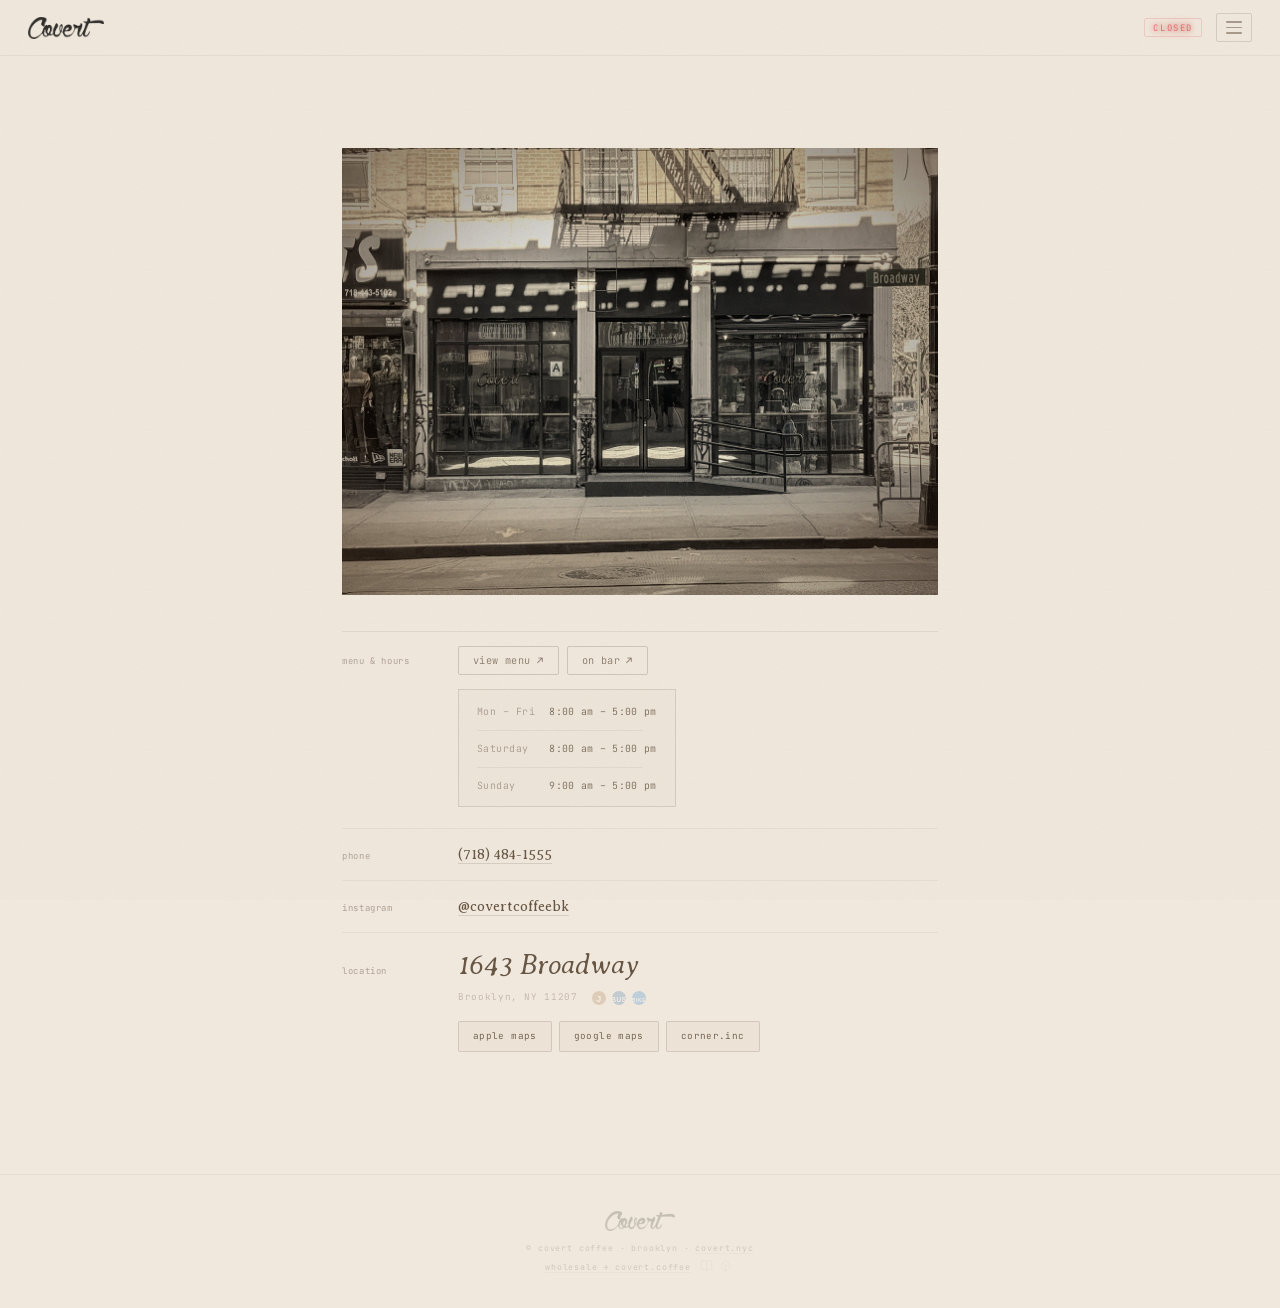
<file: index.html>
<!DOCTYPE html>
<html lang="en">
<head>
  <meta charset="UTF-8">
  <meta name="viewport" content="width=device-width, initial-scale=1.0, viewport-fit=cover">
  <title>Covert</title>
  <meta name="description" content="Covert Coffee is a specialty coffee shop at 1643 Broadway in Bushwick, Brooklyn. Fresh sandwiches, bagels, breakfast tacos, and craft coffee. Open daily.">
  <meta name="keywords" content="coffee shop, bushwick, brooklyn, bed-stuy, specialty coffee, covert coffee, 1643 broadway, breakfast, sandwiches, bagels">
  <meta name="author" content="Covert Coffee">
  <meta name="robots" content="index, follow, max-image-preview:large, max-snippet:-1, max-video-preview:-1">
  <link rel="canonical" href="https://www.covert.nyc/">

  <!-- Open Graph -->
  <meta property="og:type" content="restaurant">
  <meta property="og:title" content="Covert Coffee — Bushwick Brooklyn">
  <meta property="og:description" content="Specialty coffee shop at 1643 Broadway in Bushwick, Brooklyn. Fresh sandwiches, bagels, breakfast tacos, and craft coffee. Open daily.">
  <meta property="og:url" content="https://www.covert.nyc/">
  <meta property="og:site_name" content="Covert Coffee">
  <meta property="og:locale" content="en_US">
  <meta property="og:image" content="https://www.covert.nyc/photos/homepage%20gallery/1.webp">
  <meta property="og:image:width" content="1200">
  <meta property="og:image:alt" content="Covert Coffee storefront at 1643 Broadway, Bushwick Brooklyn">

  <!-- Twitter Card -->
  <meta name="twitter:card" content="summary_large_image">
  <meta name="twitter:title" content="Covert Coffee — Bushwick Brooklyn">
  <meta name="twitter:description" content="Specialty coffee shop at 1643 Broadway in Bushwick, Brooklyn. Open daily.">
  <meta name="twitter:image" content="https://www.covert.nyc/photos/homepage%20gallery/1.webp">

  <!-- Geo / Local SEO -->
  <meta name="geo.region" content="US-NY">
  <meta name="geo.placename" content="Bushwick, Brooklyn">
  <meta name="geo.position" content="40.6896;-73.9197">
  <meta name="ICBM" content="40.6896, -73.9197">

  <!-- Structured Data: LocalBusiness + CoffeeShop -->
  <script type="application/ld+json">
  {
    "@context": "https://schema.org",
    "@type": "CafeOrCoffeeShop",
    "name": "Covert Coffee",
    "url": "https://www.covert.nyc",
    "telephone": "+1-718-484-1555",
    "image": "https://www.covert.nyc/photos/homepage%20gallery/1.webp",
    "logo": "https://www.covert.nyc/logo.png",
    "description": "Specialty coffee shop in Bushwick, Brooklyn serving craft coffee, sandwiches, bagels, and breakfast tacos.",
    "address": {
      "@type": "PostalAddress",
      "streetAddress": "1643 Broadway",
      "addressLocality": "Brooklyn",
      "addressRegion": "NY",
      "postalCode": "11207",
      "addressCountry": "US"
    },
    "geo": {
      "@type": "GeoCoordinates",
      "latitude": 40.6896,
      "longitude": -73.9197
    },
    "openingHoursSpecification": [
      { "@type": "OpeningHoursSpecification", "dayOfWeek": ["Monday","Tuesday","Wednesday","Thursday","Friday","Saturday"], "opens": "08:00", "closes": "17:00" },
      { "@type": "OpeningHoursSpecification", "dayOfWeek": "Sunday", "opens": "09:00", "closes": "17:00" }
    ],
    "priceRange": "$",
    "servesCuisine": ["Coffee", "Sandwiches", "Bagels", "Breakfast"],
    "sameAs": [
      "https://www.instagram.com/covertcoffeebk/"
    ],
    "hasMenu": "https://www.covert.nyc/menu.html",
    "areaServed": [
      { "@type": "City", "name": "Brooklyn" },
      { "@type": "Place", "name": "Bushwick" },
      { "@type": "Place", "name": "Bed-Stuy" }
    ]
  }
  </script>

  <!-- Favicon -->
  <link rel="icon" href="data:image/svg+xml,<svg xmlns='http://www.w3.org/2000/svg' viewBox='0 0 24 24' fill='none' stroke='%23594A3C' stroke-width='1.5' stroke-linecap='round' stroke-linejoin='round'><path d='M17 8h1a4 4 0 0 1 0 8h-1'/><path d='M3 8h14v9a4 4 0 0 1-4 4H7a4 4 0 0 1-4-4V8z'/><line x1='6' y1='2' x2='6' y2='4'/><line x1='10' y1='2' x2='10' y2='4'/><line x1='14' y1='2' x2='14' y2='4'/></svg>">

  <!-- Security -->
  <meta http-equiv="X-Content-Type-Options" content="nosniff">
  <meta http-equiv="X-Frame-Options" content="SAMEORIGIN">
  <meta name="referrer" content="strict-origin-when-cross-origin">

  <link rel="preconnect" href="https://fonts.googleapis.com">
  <link rel="preconnect" href="https://fonts.gstatic.com" crossorigin>
  <link href="https://fonts.googleapis.com/css2?family=IM+Fell+French+Canon:ital@0;1&family=Averia+Serif+Libre:ital,wght@0,300;0,400;1,300&family=JetBrains+Mono:wght@300;400&display=swap" rel="stylesheet">
  <style>
    :root {
      --cream:    #F2E4BB;
      --tan:      #D9C2A7;
      --blush:    #EDD9BC;
      --linen:    #F0E8DC;
      --espresso: #5C4A38;
      --bark:     #7A5C3E;
      --ink:      #2B1F15;
      --mono:     "JetBrains Mono", monospace;
    }

    *, *::before, *::after { box-sizing: border-box; margin: 0; padding: 0; }

    html {
      background: var(--linen);
      color: var(--ink);
      font-family: "IM Fell French Canon", Georgia, serif;
      -webkit-font-smoothing: antialiased;
      overflow-x: hidden;
      scroll-behavior: smooth;
    }

    /* ── GRAIN ── */
    body::after {
      content: '';
      position: fixed; inset: 0;
      pointer-events: none;
      z-index: 9999;
      opacity: 0.055;
      background-image: url("data:image/svg+xml,%3Csvg viewBox='0 0 200 200' xmlns='http://www.w3.org/2000/svg'%3E%3Cfilter id='n'%3E%3CfeTurbulence type='fractalNoise' baseFrequency='0.85' numOctaves='4' stitchTiles='stitch'/%3E%3C/filter%3E%3Crect width='100%25' height='100%25' filter='url(%23n)'/%3E%3C/svg%3E");
      background-size: 160px;
    }
    nav {
      position: relative;
      top: 0; left: 0; right: 0;
      z-index: 800;
      display: flex;
      align-items: center;
      justify-content: space-between;
      padding: 0 28px;
      height: 56px;
      background: var(--linen);
      border-bottom: 1px solid rgba(92,74,56,0.08);
      gap: 16px;
    }

    .nav-logo img {
      height: 22px;
      width: auto;
      display: block;
      opacity: 0.82;
      flex-shrink: 0;
    }

    .nav-right {
      display: flex;
      align-items: center;
      gap: 14px;
    }

    /* hamburger button */
    .hamburger {
      background: none;
      border: 1px solid rgba(92,74,56,0.18);
      border-radius: 2px;
      padding: 7px 9px;
      cursor: pointer;
      display: flex;
      flex-direction: column;
      gap: 4px;
      -webkit-tap-highlight-color: transparent;
      transition: border-color 0.2s;
    }
    .hamburger:hover { border-color: rgba(92,74,56,0.4); }
    .hamburger span {
      display: block;
      width: 16px;
      height: 1.5px;
      background: var(--espresso);
      opacity: 0.5;
      border-radius: 1px;
    }

    /* slide-out menu drawer */
    .nav-drawer {
      display: none;
      position: fixed;
      inset: 0;
      z-index: 9500;
      background: rgba(43,31,21,0.88);
      backdrop-filter: blur(8px);
      -webkit-backdrop-filter: blur(8px);
    }
    .nav-drawer.open { display: flex; animation: fadeIn 0.2s ease both; }
    .nav-drawer-inner {
      margin-left: auto;
      width: 280px;
      max-width: 85vw;
      height: 100%;
      background: var(--linen);
      padding: 28px 24px;
      overflow-y: auto;
      display: flex;
      flex-direction: column;
      gap: 0;
      animation: slideIn 0.25s ease both;
    }
    @keyframes slideIn {
      from { transform: translateX(100%); }
      to   { transform: translateX(0); }
    }
    .drawer-close {
      align-self: flex-end;
      background: none;
      border: 1px solid rgba(92,74,56,0.18);
      border-radius: 2px;
      font-family: var(--mono);
      font-size: 0.62rem;
      color: var(--espresso);
      opacity: 0.5;
      cursor: pointer;
      padding: 6px 10px;
      margin-bottom: 28px;
      -webkit-tap-highlight-color: transparent;
      transition: opacity 0.15s;
    }
    .drawer-close:hover { opacity: 0.9; }
    .drawer-section-label {
      font-family: var(--mono);
      font-size: 0.48rem;
      letter-spacing: 0.14em;
      color: var(--espresso);
      opacity: 0.28;
      text-transform: uppercase;
      margin: 20px 0 10px;
    }
    .drawer-section-label:first-of-type { margin-top: 0; }
    .drawer-link {
      display: block;
      font-family: "IM Fell French Canon", serif;
      font-size: 1.1rem;
      color: var(--espresso);
      text-decoration: none;
      padding: 10px 0;
      border-bottom: 1px solid rgba(92,74,56,0.07);
      transition: opacity 0.15s;
      opacity: 0.78;
    }
    .drawer-link:hover { opacity: 1; }
    .drawer-link:last-child { border-bottom: none; }

    /* wholesale dropdown in drawer */
    .drawer-dropdown { border-bottom: 1px solid rgba(92,74,56,0.07); }
    .drawer-dropdown-toggle {
      display: flex;
      align-items: center;
      justify-content: space-between;
      width: 100%;
      background: none;
      border: none;
      font-family: "IM Fell French Canon", serif;
      font-size: 1.1rem;
      color: var(--espresso);
      text-align: left;
      padding: 10px 0;
      cursor: pointer;
      opacity: 0.78;
      transition: opacity 0.15s;
    }
    .drawer-dropdown-toggle:hover { opacity: 1; }
    .drawer-dropdown-toggle .dd-arrow {
      font-size: 0.7rem;
      opacity: 0.4;
      transition: transform 0.25s ease;
    }
    .drawer-dropdown.open .dd-arrow { transform: rotate(90deg); }
    .drawer-dropdown-content {
      max-height: 0;
      overflow: hidden;
      transition: max-height 0.3s ease, padding 0.3s ease;
      padding: 0 0 0 4px;
    }
    .drawer-dropdown.open .drawer-dropdown-content {
      max-height: 120px;
      padding: 0 0 12px 4px;
    }
    .drawer-dropdown-content .dd-line {
      font-family: "Averia Serif Libre", serif;
      font-weight: 300;
      font-size: 0.88rem;
      color: var(--espresso);
      opacity: 0.55;
      line-height: 1.6;
    }
    .drawer-dropdown-content .dd-line a {
      color: var(--espresso);
      text-decoration: none;
      border-bottom: 1px dotted rgba(92,74,56,0.25);
    }
    .drawer-dropdown-content .dd-line a:hover { opacity: 1; }

    .drawer-book {
      font-family: "Averia Serif Libre", serif;
      font-weight: 300;
      font-size: 0.85rem;
      color: var(--espresso);
      opacity: 0.6;
      line-height: 1.55;
      padding: 6px 0;
      border-bottom: 1px dotted rgba(92,74,56,0.08);
    }
    .drawer-book-title { font-style: italic; }
    .drawer-book-author {
      font-family: var(--mono);
      font-size: 0.5rem;
      letter-spacing: 0.04em;
      opacity: 0.5;
      display: block;
      margin-top: 2px;
    }
    .section-divider {
      height: 1px;
      background: linear-gradient(to right, transparent, rgba(92,74,56,0.14), transparent);
      margin: 0 32px;
    }
    .section {
      max-width: 660px;
      margin: 0 auto;
      padding: 72px 32px;
    }

    .kicker {
      font-family: var(--mono);
      font-size: 0.58rem;
      font-weight: 300;
      letter-spacing: 0.1em;
      color: var(--espresso);
      opacity: 0.32;
      margin-bottom: 20px;
      display: flex;
      align-items: center;
      gap: 7px;
    }
    .kicker::before { content: '//'; opacity: 0.5; }

    h2 {
      font-size: clamp(1.5rem, 4vw, 2rem);
      font-style: italic;
      font-weight: 400;
      color: var(--espresso);
      line-height: 1.2;
      margin-bottom: 24px;
    }

    .body-text {
      font-family: "Averia Serif Libre", serif;
      font-weight: 300;
      font-size: 1rem;
      line-height: 1.92;
      color: var(--ink);
      opacity: 0.72;
    }
    .body-text + .body-text { margin-top: 1em; }
    .address-display {
      margin-bottom: 20px;
    }
    .address-big {
      font-size: clamp(1.25rem, 3.6vw, 1.75rem);
      font-style: italic;
      color: var(--espresso);
      line-height: 1.3;
    }
    .address-note {
      font-family: var(--mono);
      font-size: 0.58rem;
      letter-spacing: 0.07em;
      color: var(--espresso);
      opacity: 0.35;
      margin-top: 7px;
    }

    /* transit icon row (easter egg) — inline with address */
    .transit-icons {
      display: inline-flex;
      gap: 6px;
      align-items: center;
      margin-left: 8px;
      vertical-align: middle;
    }
    .transit-icon {
      cursor: default;
      opacity: 0.65;
      -webkit-tap-highlight-color: transparent;
      user-select: none;
      display: inline-flex;
      align-items: center;
    }
    .transit-icon img, .transit-icon svg { display: block; height: 14px; width: auto; }

    /* transit lightbox */
    .transit-lightbox {
      display: none;
      position: fixed;
      inset: 0;
      z-index: 9600;
      background: rgba(43,31,21,0.92);
      -webkit-backdrop-filter: blur(8px);
      backdrop-filter: blur(8px);
      overflow-y: auto;
      -webkit-overflow-scrolling: touch;
    }
    .transit-lightbox.open { display: block; }
    .transit-lightbox-inner {
      max-width: 660px;
      margin: 0 auto;
      padding: 40px 20px 80px;
    }
    .transit-lightbox .transit-box {
      background: var(--linen);
      border-color: rgba(92,74,56,0.2);
    }
    .transit-lightbox-close {
      display: block;
      margin: 0 0 20px auto;
      background: none;
      border: 1px solid rgba(242,228,187,0.18);
      color: var(--cream);
      font-family: var(--mono);
      font-size: 0.58rem;
      letter-spacing: 0.1em;
      padding: 8px 16px;
      border-radius: 2px;
      cursor: pointer;
    }

    .map-links {
      display: flex;
      flex-wrap: wrap;
      gap: 7px;
      margin-top: 16px;
      margin-bottom: 36px;
    }
    .map-link {
      font-family: var(--mono);
      font-size: 0.58rem;
      font-weight: 300;
      letter-spacing: 0.04em;
      color: var(--espresso);
      text-decoration: none;
      border: 1px solid rgba(92,74,56,0.2);
      background: rgba(92,74,56,0.03);
      padding: 10px 14px;
      border-radius: 2px;
      transition: background 0.15s, border-color 0.15s;
      -webkit-tap-highlight-color: transparent;
      display: inline-flex;
      align-items: center;
      justify-content: center;
      line-height: 1;
    }
    .map-link:hover { background: rgba(92,74,56,0.08); border-color: rgba(92,74,56,0.38); }

    /* info table */
    .info-table {
      border-top: 1px solid rgba(92,74,56,0.1);
      width: 100%;
    }
    .info-row {
      display: grid;
      grid-template-columns: 100px 1fr;
      gap: 16px;
      padding: 14px 0;
      border-bottom: 1px solid rgba(92,74,56,0.07);
      align-items: baseline;
    }
    .info-row:last-child { border-bottom: none; }
    .info-key {
      font-family: var(--mono);
      font-size: 0.56rem;
      letter-spacing: 0.07em;
      color: var(--espresso);
      opacity: 0.44;
      padding-top: 1px;
    }
    .info-val {
      font-family: "Averia Serif Libre", serif;
      font-weight: 300;
      font-size: 0.9rem;
      color: var(--espresso);
      opacity: 0.92;
      line-height: 1.6;
    }
    .info-val a:not(.map-link) {
      color: inherit;
      border-bottom: 1px solid rgba(92,74,56,0.18);
      text-decoration: none;
      padding-bottom: 1px;
      transition: border-color 0.2s;
    }
    .info-val a:hover { border-color: var(--espresso); }

    /* menu inside info table */
    .menu-section { margin-top: 10px; }
    .menu-section + .menu-section { margin-top: 14px; }
    .menu-category {
      font-family: var(--mono);
      font-size: 0.54rem;
      letter-spacing: 0.1em;
      color: var(--espresso);
      opacity: 0.48;
      margin-bottom: 5px;
    }
    .menu-item {
      display: flex;
      justify-content: space-between;
      align-items: baseline;
      gap: 8px;
      padding: 3px 0;
    }
    .menu-name {
      font-family: "Averia Serif Libre", serif;
      font-weight: 300;
      font-size: 0.88rem;
      color: var(--espresso);
      opacity: 0.92;
      line-height: 1.4;
      flex: 1;
    }
    .menu-price {
      font-family: var(--mono);
      font-size: 0.62rem;
      color: var(--espresso);
      opacity: 0.5;
      flex-shrink: 0;
    }
    .menu-desc {
      font-family: "Averia Serif Libre", serif;
      font-weight: 300;
      font-size: 0.78rem;
      color: var(--espresso);
      opacity: 0.55;
      line-height: 1.5;
      margin-bottom: 4px;
    }
    .menu-sub {
      font-family: var(--mono);
      font-size: 0.5rem;
      letter-spacing: 0.04em;
      color: var(--espresso);
      opacity: 0.38;
      margin-top: 3px;
      line-height: 1.6;
    }

    /* bagel types */
    .menu-bagel-types {
      display: flex;
      flex-wrap: wrap;
      gap: 6px;
      margin: 8px 0 12px;
    }
    .bagel-type {
      font-family: var(--mono);
      font-size: 0.6rem;
      letter-spacing: 0.04em;
      color: var(--espresso);
      border: 1px solid rgba(92,74,56,0.22);
      padding: 5px 10px;
      border-radius: 2px;
      opacity: 0.7;
    }
    .bagel-type.seasonal {
      border-color: rgba(168,120,50,0.4);
      background: rgba(168,120,50,0.06);
    }
    .seasonal-tag {
      font-size: 0.42rem;
      letter-spacing: 0.1em;
      text-transform: uppercase;
      opacity: 0.5;
      margin-left: 4px;
    }

    /* menu item image glyph */
    .menu-img-btn {
      background: none;
      border: none;
      cursor: pointer;
      font-size: 0.72rem;
      opacity: 0.25;
      padding: 0 4px;
      -webkit-tap-highlight-color: transparent;
      transition: opacity 0.15s;
      flex-shrink: 0;
    }
    .menu-img-btn:hover { opacity: 0.6; }

    .pill-row { display: flex; flex-wrap: wrap; gap: 5px; }
    .pill {
      font-family: var(--mono);
      font-size: 0.56rem;
      letter-spacing: 0.04em;
      color: var(--espresso);
      border: 1px solid rgba(92,74,56,0.2);
      padding: 4px 10px;
      border-radius: 2px;
      text-decoration: none;
      opacity: 0.65;
      transition: opacity 0.2s, border-color 0.2s;
      -webkit-tap-highlight-color: transparent;
    }
    .pill:hover { opacity: 1; border-color: rgba(92,74,56,0.42); }

    /* hours sign */
    .hours-sign {
      display: inline-block;
      border: 1px solid rgba(92,74,56,0.18);
      background: rgba(92,74,56,0.025);
      padding: 12px 18px 10px;
    }
    .hours-sign-title {
      font-family: var(--mono);
      font-size: 0.5rem;
      letter-spacing: 0.18em;
      color: var(--espresso);
      opacity: 0.42;
      text-align: center;
      margin-bottom: 8px;
      text-transform: uppercase;
    }
    .hours-sign table {
      border-collapse: collapse;
      width: 100%;
    }
    .hours-sign td {
      font-family: var(--mono);
      font-size: 0.62rem;
      font-weight: 300;
      color: var(--espresso);
      padding: 3px 0;
      line-height: 1.4;
      white-space: nowrap;
    }
    .hours-sign td:first-child {
      opacity: 0.52;
      padding-right: 14px;
      letter-spacing: 0.05em;
    }
    .hours-sign td:last-child {
      opacity: 0.88;
      letter-spacing: 0.03em;
    }
    .hours-divider {
      height: 1px;
      background: rgba(92,74,56,0.1);
      margin: 5px 0;
    }

    /* menu button */
    .menu-btn {
      font-family: var(--mono);
      font-size: 0.62rem;
      font-weight: 300;
      letter-spacing: 0.06em;
      color: var(--espresso);
      border: 1px solid rgba(92,74,56,0.2);
      background: none;
      padding: 7px 16px;
      cursor: pointer;
      opacity: 0.65;
      transition: opacity 0.15s, border-color 0.15s, background 0.15s;
      -webkit-tap-highlight-color: transparent;
      border-radius: 2px;
    }
    .menu-btn:hover { opacity: 1; border-color: rgba(92,74,56,0.4); background: rgba(92,74,56,0.04); }

    /* menu lightbox — diner style */
    .menu-lightbox {
      display: none;
      position: fixed;
      inset: 0;
      z-index: 9000;
      background: rgba(43,31,21,0.92);
      backdrop-filter: blur(8px);
      -webkit-backdrop-filter: blur(8px);
      align-items: center;
      justify-content: center;
      padding: 24px 20px;
    }
    .menu-lightbox.open { display: flex; animation: fadeIn 0.2s ease both; }

    .menu-card {
      background: var(--linen);
      max-width: 460px;
      width: 100%;
      max-height: 88svh;
      overflow-y: auto;
      padding: 32px 28px 28px;
      position: relative;
      scrollbar-width: thin;
    }
    .menu-card-close {
      position: absolute;
      top: 14px; right: 16px;
      background: none;
      border: 1px solid rgba(92,74,56,0.2);
      border-radius: 2px;
      font-family: var(--mono);
      font-size: 0.78rem;
      color: var(--espresso);
      opacity: 0.45;
      cursor: pointer;
      padding: 6px 12px;
      transition: opacity 0.15s, border-color 0.15s;
      -webkit-tap-highlight-color: transparent;
    }
    .menu-card-close:hover { opacity: 0.8; border-color: rgba(92,74,56,0.4); }
    .menu-card-header {
      font-family: var(--mono);
      font-size: 0.52rem;
      letter-spacing: 0.2em;
      color: var(--espresso);
      opacity: 0.3;
      text-align: center;
      margin-bottom: 20px;
      text-transform: uppercase;
    }
    .menu-card-title {
      font-size: clamp(1.4rem, 4vw, 1.9rem);
      font-style: italic;
      font-weight: 400;
      color: var(--espresso);
      text-align: center;
      margin-bottom: 24px;
      line-height: 1.2;
    }
    .menu-card-rule {
      height: 1px;
      background: linear-gradient(to right, transparent, rgba(92,74,56,0.18), transparent);
      margin: 0 0 20px;
    }
    .menu-card .menu-category {
      font-family: var(--mono);
      font-size: 0.52rem;
      letter-spacing: 0.14em;
      color: var(--espresso);
      opacity: 0.42;
      margin: 18px 0 8px;
      text-transform: uppercase;
    }
    .menu-card .menu-section:first-of-type .menu-category { margin-top: 0; }
    .menu-card .menu-item {
      display: flex;
      justify-content: space-between;
      align-items: baseline;
      gap: 8px;
      padding: 4px 0;
      border-bottom: 1px dotted rgba(92,74,56,0.1);
    }
    .menu-card .menu-name {
      font-family: "IM Fell French Canon", serif;
      font-size: 1rem;
      color: var(--espresso);
      opacity: 0.88;
      flex: 1;
    }
    .menu-card .menu-price {
      font-family: var(--mono);
      font-size: 0.68rem;
      color: var(--espresso);
      opacity: 0.55;
      flex-shrink: 0;
    }
    .menu-card .menu-desc {
      font-family: "Averia Serif Libre", serif;
      font-weight: 300;
      font-size: 0.8rem;
      color: var(--espresso);
      opacity: 0.58;
      line-height: 1.55;
      padding: 2px 0 6px;
    }
    .menu-card .menu-sub {
      font-family: var(--mono);
      font-size: 0.5rem;
      letter-spacing: 0.05em;
      color: var(--espresso);
      opacity: 0.4;
      padding-bottom: 6px;
      line-height: 1.6;
    }
    .transit-wrap {
      max-width: 660px;
      margin: 0 auto;
      padding: 0 32px 72px;
    }

    .transit-box {
      border: 1px solid rgba(92,74,56,0.12);
      background: rgba(92,74,56,0.025);
      overflow: hidden;
    }

    /* subway panel */
    .transit-subway {
      padding: 20px 20px 16px;
      border-bottom: 1px solid rgba(92,74,56,0.1);
    }

    .transit-row-head {
      display: flex;
      align-items: center;
      gap: 8px;
      margin-bottom: 14px;
    }

    .route-bullet {
      width: 22px; height: 22px;
      border-radius: 50%;
      background: #8B6914;
      color: #fff;
      font-family: var(--mono);
      font-size: 0.62rem;
      font-weight: 400;
      display: inline-flex;
      align-items: center;
      justify-content: center;
      flex-shrink: 0;
      line-height: 1;
    }
    .route-tag {
      font-family: var(--mono);
      font-size: 0.56rem;
      letter-spacing: 0.03em;
      color: #fff;
      background: #2060A8;
      padding: 3px 7px;
      border-radius: 2px;
      flex-shrink: 0;
    }

    .transit-stop-label {
      font-family: var(--mono);
      font-size: 0.6rem;
      letter-spacing: 0.04em;
      color: var(--espresso);
      opacity: 0.45;
      line-height: 1.3;
      flex: 1;
    }
    .transit-stop-label strong {
      font-weight: 400;
      opacity: 1;
      color: var(--espresso);
    }

    .status-dot {
      width: 5px; height: 5px;
      border-radius: 50%;
      background: rgba(92,74,56,0.18);
      transition: background 0.5s;
      flex-shrink: 0;
    }
    .status-dot.live {
      background: #7aab6a;
      box-shadow: 0 0 0 0 rgba(122,171,106,0.7);
      animation: pulse-green 2s ease-out infinite;
    }
    @keyframes pulse-green {
      0%   { box-shadow: 0 0 0 0 rgba(122,171,106,0.7); }
      60%  { box-shadow: 0 0 0 5px rgba(122,171,106,0); }
      100% { box-shadow: 0 0 0 0 rgba(122,171,106,0); }
    }

    /* directions grid */
    .dirs-grid {
      display: grid;
      grid-template-columns: 1fr 1fr;
      gap: 0;
    }

    .dir-col { padding: 0 4px; }
    .dir-col:first-child { padding-left: 0; border-right: 1px solid rgba(92,74,56,0.07); padding-right: 14px; }
    .dir-col:last-child { padding-left: 14px; padding-right: 0; }

    .dir-label {
      font-family: var(--mono);
      font-size: 0.52rem;
      letter-spacing: 0.1em;
      color: var(--espresso);
      opacity: 0.28;
      margin-bottom: 8px;
    }

    .arrivals { display: flex; flex-direction: column; gap: 5px; min-height: 54px; }

    .arr-row {
      display: flex;
      align-items: baseline;
      justify-content: space-between;
      gap: 6px;
    }
    .arr-route {
      font-family: var(--mono);
      font-size: 0.56rem;
      color: var(--espresso);
      opacity: 0.5;
      flex-shrink: 0;
    }
    .arr-time {
      font-family: var(--mono);
      font-size: 0.72rem;
      color: var(--espresso);
      opacity: 0.85;
      white-space: nowrap;
    }
    .arr-time.now { color: #6B4E2A; opacity: 1; font-weight: 400; }
    .arr-empty {
      font-family: var(--mono);
      font-size: 0.56rem;
      color: var(--espresso);
      opacity: 0.2;
      letter-spacing: 0.06em;
    }

    /* bus route row — 3 clickable buttons */
    .bus-route-row {
      display: flex;
      border-bottom: 1px solid rgba(92,74,56,0.1);
    }
    .bus-route-btn {
      flex: 1;
      display: flex;
      align-items: center;
      justify-content: center;
      gap: 6px;
      padding: 12px 8px;
      background: none;
      border: none;
      border-right: 1px solid rgba(92,74,56,0.08);
      cursor: pointer;
      -webkit-tap-highlight-color: transparent;
      transition: background 0.15s;
      opacity: 0.5;
    }
    .bus-route-btn:last-child { border-right: none; }
    .bus-route-btn:hover { background: rgba(92,74,56,0.03); }
    .bus-route-btn.active { opacity: 1; background: rgba(92,74,56,0.04); }

    /* bus dropdown panel */
    .bus-dropdown {
      display: none;
      padding: 16px 18px;
      border-bottom: 1px solid rgba(92,74,56,0.1);
    }
    .bus-dropdown.open { display: block; }
    .bus-dropdown-head {
      display: flex;
      align-items: center;
      gap: 8px;
      margin-bottom: 12px;
    }
    /* bus dropdown reuses dirs-grid from subway */

    /* citi bike panel */
    .transit-bike {
      padding: 16px 18px 18px;
      border-top: 1px solid rgba(92,74,56,0.1);
    }
    .bike-row-head {
      display: flex;
      align-items: center;
      gap: 8px;
      margin-bottom: 14px;
    }
    .bike-logo {
      font-family: var(--mono);
      font-size: 0.52rem;
      letter-spacing: 0.08em;
      color: #fff;
      background: #003d8f;
      padding: 3px 7px;
      border-radius: 2px;
      flex-shrink: 0;
      text-transform: uppercase;
    }
    .bike-stations {
      display: grid;
      grid-template-columns: 1fr 1fr;
      gap: 0;
    }
    .bike-station {
      padding: 0 4px;
    }
    .bike-station:first-child {
      padding-left: 0;
      padding-right: 16px;
      border-right: 1px solid rgba(92,74,56,0.07);
    }
    .bike-station:last-child {
      padding-left: 16px;
      padding-right: 0;
    }
    .bike-station-name {
      font-family: var(--mono);
      font-size: 0.5rem;
      letter-spacing: 0.04em;
      color: var(--espresso);
      opacity: 0.38;
      margin-bottom: 10px;
      line-height: 1.35;
    }

    /* bike counts text display */
    .bike-counts {
      display: flex;
      flex-direction: column;
      gap: 4px;
    }
    .bike-row {
      display: flex;
      align-items: baseline;
      justify-content: space-between;
      gap: 8px;
    }
    .bike-row-label {
      font-family: var(--mono);
      font-size: 0.52rem;
      letter-spacing: 0.06em;
      color: var(--espresso);
      opacity: 0.35;
      text-transform: uppercase;
    }
    .bike-row-num {
      font-family: var(--mono);
      font-size: 0.72rem;
      color: var(--espresso);
      opacity: 0.82;
    }
    .bike-row-num.zero { opacity: 0.22; }
    .bike-row.docks .bike-row-label { opacity: 0.22; }
    .bike-row.docks .bike-row-num   { opacity: 0.38; }

    .bike-status-offline {
      font-family: var(--mono);
      font-size: 0.56rem;
      color: var(--espresso);
      opacity: 0.2;
      letter-spacing: 0.06em;
    }

    /* footer bar */
    .transit-footer {
      display: flex;
      align-items: center;
      justify-content: space-between;
      padding: 9px 18px;
      border-top: 1px solid rgba(92,74,56,0.08);
      background: rgba(92,74,56,0.02);
    }
    .transit-ts {
      font-family: var(--mono);
      font-size: 0.52rem;
      letter-spacing: 0.06em;
      color: var(--espresso);
      opacity: 0.22;
    }
    .transit-refresh {
      font-family: var(--mono);
      font-size: 0.52rem;
      letter-spacing: 0.06em;
      color: var(--espresso);
      opacity: 0.3;
      background: none;
      border: none;
      cursor: pointer;
      padding: 2px 0;
      -webkit-tap-highlight-color: transparent;
      transition: opacity 0.2s;
    }
    .transit-refresh:hover { opacity: 0.7; }

    /* bus-dir removed — bus dropdowns now use dirs-grid layout */
    .quote-block {
      max-width: 660px;
      margin: 0 auto;
      padding: 0 32px 72px;
    }
    .quote-inner {
      padding: 24px 24px 20px;
      border-left: 2px solid var(--tan);
      background: rgba(217,194,167,0.08);
    }
    .quote-text {
      font-size: clamp(0.92rem, 2.4vw, 1.05rem);
      font-style: italic;
      color: var(--espresso);
      line-height: 1.85;
      opacity: 0.7;
    }
    .quote-attr {
      font-family: var(--mono);
      font-size: 0.52rem;
      letter-spacing: 0.08em;
      color: var(--espresso);
      opacity: 0.3;
      margin-top: 10px;
      display: block;
    }
    .archive-strip {
      background: var(--ink);
      position: relative;
      overflow: hidden;
    }
    .archive-strip::before {
      content: '';
      position: absolute; inset: 0;
      background-image: url("data:image/svg+xml,%3Csvg viewBox='0 0 200 200' xmlns='http://www.w3.org/2000/svg'%3E%3Cfilter id='n'%3E%3CfeTurbulence type='fractalNoise' baseFrequency='0.82' numOctaves='4' stitchTiles='stitch'/%3E%3C/filter%3E%3Crect width='100%25' height='100%25' filter='url(%23n)'/%3E%3C/svg%3E");
      background-size: 150px;
      opacity: 0.06;
      pointer-events: none;
    }
    .archive-strip-inner {
      max-width: 660px;
      margin: 0 auto;
      padding: 60px 32px 64px;
      position: relative;
    }
    .archive-strip .kicker { color: var(--tan); opacity: 0.4; }
    .archive-strip h2 { color: var(--cream); }
    .archive-strip .body-text { color: var(--blush); opacity: 0.48; margin-bottom: 28px; }

    .btn-outline {
      display: inline-flex;
      align-items: center;
      gap: 10px;
      font-family: var(--mono);
      font-size: 0.66rem;
      letter-spacing: 0.06em;
      color: var(--cream);
      border: 1px solid rgba(242,228,187,0.28);
      padding: 11px 22px;
      text-decoration: none;
      border-radius: 2px;
      transition: background 0.2s, border-color 0.2s;
      -webkit-tap-highlight-color: transparent;
    }
    .btn-outline:hover {
      background: rgba(242,228,187,0.07);
      border-color: rgba(242,228,187,0.5);
    }
    .btn-outline .arr { transition: transform 0.2s; display: inline-block; }
    .btn-outline:hover .arr { transform: translateX(3px); }
    footer {
      padding: 36px 32px calc(36px + env(safe-area-inset-bottom));
      text-align: center;
      border-top: 1px solid rgba(92,74,56,0.07);
    }
    .footer-logo {
      height: 20px;
      opacity: 0.18;
      margin: 0 auto 12px;
      display: block;
    }
    .footer-line {
      font-family: var(--mono);
      font-size: 0.52rem;
      letter-spacing: 0.1em;
      color: var(--espresso);
      opacity: 0.2;
    }
    .footer-line a {
      color: inherit;
      text-decoration: none;
      border-bottom: 1px solid rgba(92,74,56,0.15);
    }
    .footer-glyphs {
      display: inline;
      margin-left: 6px;
    }
    .footer-glyph {
      opacity: 0.25;
      color: var(--espresso);
      transition: opacity 0.15s;
      display: inline;
      margin: 0 3px;
    }
    .footer-glyph:hover { opacity: 0.5; }
    .footer-glyph svg { display: inline; vertical-align: -2px; }

    .sr-only {
      position: absolute; width: 1px; height: 1px;
      padding: 0; margin: -1px; overflow: hidden;
      clip: rect(0,0,0,0); white-space: nowrap; border: 0;
    }
    @keyframes fadeUp {
      from { opacity: 0; transform: translateY(16px); }
      to   { opacity: 1; transform: translateY(0); }
    }
    @keyframes fadeIn {
      from { opacity: 0; }
      to   { opacity: 1; }
    }

    .reveal {
      opacity: 0;
      transform: translateY(20px);
      transition: opacity 0.7s ease, transform 0.7s ease;
    }
    .reveal.in { opacity: 1; transform: none; }
    .weather-bar {
      height: 26px;
      background: var(--linen);
      border-bottom: 1px solid rgba(92,74,56,0.07);
      display: flex;
      align-items: center;
      justify-content: center;
      gap: 18px;
      padding: 0 24px;
      overflow: hidden;
    }
    .weather-item {
      display: flex;
      align-items: center;
      gap: 5px;
      flex-shrink: 0;
    }
    .weather-icon {
      font-size: 0.7rem;
      opacity: 0.6;
    }
    .weather-val {
      font-family: var(--mono);
      font-size: 0.5rem;
      letter-spacing: 0.06em;
      color: var(--espresso);
      opacity: 0.6;
      white-space: nowrap;
    }
    .weather-sep {
      width: 1px;
      height: 10px;
      background: rgba(92,74,56,0.15);
      flex-shrink: 0;
    }
    .section-first { padding-top: 36px; }

    /* ── bar today lightbox ── */
    .bar-lightbox {
      display: none;
      position: fixed;
      inset: 0;
      z-index: 9000;
      background: rgba(43,31,21,0.92);
      backdrop-filter: blur(8px);
      -webkit-backdrop-filter: blur(8px);
      align-items: center;
      justify-content: center;
      padding: 24px 20px;
    }
    .bar-lightbox.open { display: flex; animation: fadeIn 0.2s ease both; }
    .bar-card {
      background: var(--linen);
      max-width: 420px;
      width: 100%;
      max-height: 88svh;
      overflow-y: auto;
      padding: 32px 28px 28px;
      position: relative;
      scrollbar-width: thin;
    }
    .bar-card-close {
      position: absolute;
      top: 14px; right: 16px;
      background: none;
      border: 1px solid rgba(92,74,56,0.2);
      border-radius: 2px;
      font-family: var(--mono);
      font-size: 0.78rem;
      color: var(--espresso);
      opacity: 0.45;
      cursor: pointer;
      padding: 6px 12px;
      transition: opacity 0.15s, border-color 0.15s;
      -webkit-tap-highlight-color: transparent;
    }
    .bar-card-close:hover { opacity: 0.8; border-color: rgba(92,74,56,0.4); }
    .bar-card-header {
      font-family: var(--mono);
      font-size: 0.52rem;
      letter-spacing: 0.2em;
      color: var(--espresso);
      opacity: 0.3;
      text-align: center;
      margin-bottom: 6px;
      text-transform: uppercase;
    }
    .bar-card-bean {
      font-size: clamp(1.4rem, 4vw, 1.9rem);
      font-style: italic;
      font-weight: 400;
      color: var(--espresso);
      text-align: center;
      line-height: 1.2;
    }
    .bar-card-roaster {
      font-family: var(--mono);
      font-size: 0.52rem;
      letter-spacing: 0.06em;
      color: var(--espresso);
      opacity: 0.35;
      text-align: center;
      margin-top: 4px;
      margin-bottom: 20px;
    }
    .bar-card-roast {
      font-family: var(--mono);
      font-size: 0.56rem;
      letter-spacing: 0.08em;
      color: var(--espresso);
      opacity: 0.5;
      text-align: center;
      margin-bottom: 16px;
    }
    .bar-card-rule {
      height: 1px;
      background: linear-gradient(to right, transparent, rgba(92,74,56,0.18), transparent);
      margin: 0 0 18px;
    }
    .bar-section-label {
      font-family: var(--mono);
      font-size: 0.5rem;
      letter-spacing: 0.14em;
      color: var(--espresso);
      opacity: 0.3;
      margin: 20px 0 10px;
      text-transform: uppercase;
    }
    .bar-section-label:first-of-type { margin-top: 0; }
    .bar-detail-row {
      display: flex;
      justify-content: space-between;
      align-items: baseline;
      gap: 8px;
      padding: 5px 0;
      border-bottom: 1px dotted rgba(92,74,56,0.1);
    }
    .bar-detail-key {
      font-family: var(--mono);
      font-size: 0.6rem;
      letter-spacing: 0.04em;
      color: var(--espresso);
      opacity: 0.45;
      flex-shrink: 0;
    }
    .bar-detail-val {
      font-family: "IM Fell French Canon", serif;
      font-size: 0.92rem;
      color: var(--espresso);
      opacity: 0.88;
      text-align: right;
    }
    .bar-detail-glyph {
      opacity: 0.3;
      margin-right: 6px;
      font-style: normal;
      font-size: 1.1em;
    }
    .bar-notes {
      font-family: "Averia Serif Libre", serif;
      font-weight: 300;
      font-size: 0.88rem;
      font-style: italic;
      color: var(--espresso);
      opacity: 0.65;
      line-height: 1.65;
      text-align: center;
      padding: 14px 0 4px;
    }

    /* coffee guide in bar popup */
    .coffee-guide {
      margin-top: 10px;
    }
    .guide-block {
      margin-bottom: 16px;
    }
    .guide-block:last-child { margin-bottom: 0; }
    .guide-title {
      font-family: var(--mono);
      font-size: 0.52rem;
      letter-spacing: 0.1em;
      color: var(--espresso);
      opacity: 0.35;
      text-transform: uppercase;
      margin-bottom: 6px;
    }
    .guide-row {
      display: flex;
      justify-content: space-between;
      align-items: baseline;
      gap: 8px;
      padding: 3px 0;
      border-bottom: 1px dotted rgba(92,74,56,0.08);
    }
    .guide-row span:first-child {
      font-family: var(--mono);
      font-size: 0.58rem;
      letter-spacing: 0.03em;
      color: var(--espresso);
      opacity: 0.45;
    }
    .guide-row span:last-child {
      font-family: var(--mono);
      font-size: 0.58rem;
      color: var(--espresso);
      opacity: 0.72;
      text-align: right;
    }
    .gallery {
      position: relative;
      margin-bottom: 36px;
      border-radius: 1px;
      overflow: hidden;
    }
    /* grain overlay */
    .gallery::after {
      content: '';
      position: absolute;
      inset: 0;
      z-index: 4;
      pointer-events: none;
      background-image: url("data:image/svg+xml,%3Csvg viewBox='0 0 200 200' xmlns='http://www.w3.org/2000/svg'%3E%3Cfilter id='g'%3E%3CfeTurbulence type='fractalNoise' baseFrequency='0.72' numOctaves='4' stitchTiles='stitch'/%3E%3C/filter%3E%3Crect width='100%25' height='100%25' filter='url(%23g)'/%3E%3C/svg%3E");
      background-size: 120px;
      opacity: 0.18;
      mix-blend-mode: multiply;
    }
    /* vignette */
    .gallery::before {
      content: '';
      position: absolute;
      inset: 0;
      z-index: 3;
      pointer-events: none;
      background: radial-gradient(ellipse at center, transparent 40%, rgba(43,22,8,0.52) 100%);
    }
    .gallery-scroll {
      display: flex;
      overflow-x: auto;
      scroll-snap-type: x mandatory;
      -webkit-overflow-scrolling: touch;
      scrollbar-width: none;
      -ms-overflow-style: none;
    }
    .gallery-scroll::-webkit-scrollbar { display: none; }
    .gallery-scroll img {
      flex: 0 0 100%;
      width: 100%;
      height: auto;
      aspect-ratio: 4 / 3;
      object-fit: cover;
      display: block;
      scroll-snap-align: start;
      filter: saturate(0.45) sepia(0.35) brightness(0.88) contrast(1.08);
      user-select: none;
      -webkit-user-drag: none;
    }

    /* inline info row (instagram · wholesale) */
    .info-val-inline {
      display: flex;
      align-items: baseline;
      flex-wrap: wrap;
      gap: 0 6px;
    }
    .info-inline-sep {
      opacity: 0.3;
    }
    .neon-sign {
      font-family: var(--mono);
      font-size: 0.56rem;
      font-weight: 400;
      letter-spacing: 0.18em;
      text-transform: uppercase;
      padding: 3px 8px 2px;
      border-radius: 2px;
      flex-shrink: 0;
      transition: color 0.4s, text-shadow 0.4s, border-color 0.4s;
      border: 1px solid transparent;
      user-select: none;
    }
    .neon-sign.open {
      color: #7adb78;
      border-color: rgba(122,219,120,0.3);
      text-shadow:
        0 0 4px #7adb78,
        0 0 10px rgba(122,219,120,0.8),
        0 0 20px rgba(122,219,120,0.4);
      animation: neon-flicker 6s ease-in-out infinite;
    }
    .neon-sign.closed {
      color: #e07070;
      border-color: rgba(224,112,112,0.25);
      text-shadow:
        0 0 4px #e07070,
        0 0 10px rgba(224,112,112,0.6),
        0 0 18px rgba(224,112,112,0.3);
    }
    @keyframes neon-flicker {
      0%,100% { opacity: 1; }
      92%      { opacity: 1; }
      93%      { opacity: 0.6; }
      94%      { opacity: 1; }
      96%      { opacity: 0.7; }
      97%      { opacity: 1; }
    }


    /* bigger menu button */
    .menu-btn-hero {
      font-size: 0.64rem;
      letter-spacing: 0.04em;
      padding: 7px 14px;
      border-color: rgba(92,74,56,0.3);
      opacity: 0.78;
    }
    .menu-btn-hero:hover { opacity: 1; }

    /* ── e-bike glow icon ── */
    .ebike-icon {
      display: inline-block;
      font-style: normal;
      margin-right: 3px;
      color: #7aab6a;
      text-shadow: 0 0 5px rgba(122,171,106,0.9), 0 0 12px rgba(122,171,106,0.5);
      animation: ebike-pulse 2.4s ease-in-out infinite;
    }
    @keyframes ebike-pulse {
      0%, 100% { text-shadow: 0 0 4px rgba(122,171,106,0.8), 0 0 10px rgba(122,171,106,0.4); }
      50%       { text-shadow: 0 0 8px rgba(122,171,106,1),   0 0 20px rgba(122,171,106,0.7); }
    }

    @media (max-width: 600px) {
      nav { padding: 0 18px; }
      .nav-address { display: none; }
      .nav-links { gap: 18px; }
      .section { padding: 48px 20px; }
      .transit-wrap, .quote-block { padding-left: 20px; padding-right: 20px; }
      .archive-strip-inner { padding: 48px 20px 52px; }
      footer { padding: 30px 20px calc(30px + env(safe-area-inset-bottom)); }
      .section-first { padding-top: 24px; }

      .dirs-grid { gap: 10px; }

      .info-row { grid-template-columns: 88px 1fr; }
    }

  </style>
</head>
<body>
  <noscript><div style="padding:20px;text-align:center;font-family:sans-serif;background:#f0e8dc;color:#594a3c;">Covert Coffee · 1643 Broadway, Bushwick Brooklyn · (718) 484-1555 · Mon–Sat 8am–5pm, Sun 9am–5pm</div></noscript>

  <nav aria-label="Main navigation">
    <a class="nav-logo" href="#top">
      <img src="logo.png" alt="Covert Coffee" width="120" height="22">
    </a>
    <div class="nav-right">
      <span class="neon-sign" id="neon-sign"></span>
      <button class="hamburger" onclick="document.getElementById('nav-drawer').classList.add('open')" aria-label="Menu">
        <span></span><span></span><span></span>
      </button>
    </div>
  </nav>

  <!-- SLIDE-OUT MENU -->
  <div class="nav-drawer" id="nav-drawer" onclick="if(event.target===this)this.classList.remove('open')">
    <div class="nav-drawer-inner">
      <button class="drawer-close" onclick="document.getElementById('nav-drawer').classList.remove('open')">✕ close</button>

      <div class="drawer-section-label">navigate</div>
      <div id="drawer-nav-links"></div>
    </div>
  </div>

  <div class="weather-bar" id="weather-bar">
    <div class="weather-item"><span class="weather-val" id="wx-temp">—</span></div>
    <div class="weather-sep"></div>
    <div class="weather-item"><span class="weather-icon" id="wx-icon">☁</span><span class="weather-val" id="wx-desc">loading</span></div>
    <div class="weather-sep"></div>
    <div class="weather-item"><span class="weather-val" id="wx-wind">—</span></div>
  </div>

  <!-- INFO -->
  <div class="section section-first reveal" id="top">
    <h1 class="sr-only">Covert Coffee — Specialty Coffee Shop in Bushwick, Brooklyn</h1>

    <div class="gallery">
      <div class="gallery-scroll" id="gallery-scroll"></div>
    </div>


    <div class="info-table">

      <div class="info-row">
        <span class="info-key">menu &amp; hours</span>
        <span class="info-val">
          <div style="display:flex;flex-wrap:wrap;gap:8px;margin-bottom:14px;">
            <button class="menu-btn menu-btn-hero" onclick="document.getElementById('menu-lightbox').classList.add('open')">view menu ↗</button>
            <button class="menu-btn menu-btn-hero" onclick="document.getElementById('bar-lightbox').classList.add('open')">on bar ↗</button>
          </div>
          <div class="hours-sign">
            <table>
              <tr><td>Mon – Fri</td><td>8:00 am – 5:00 pm</td></tr>
              <tr><td colspan="2"><div class="hours-divider"></div></td></tr>
              <tr><td>Saturday</td><td>8:00 am – 5:00 pm</td></tr>
              <tr><td colspan="2"><div class="hours-divider"></div></td></tr>
              <tr><td>Sunday</td><td>9:00 am – 5:00 pm</td></tr>
            </table>
          </div>
        </span>
      </div>

      <div class="info-row">
        <span class="info-key">phone</span>
        <span class="info-val"><a href="tel:+17184841555">(718) 484-1555</a></span>
      </div>

      <div class="info-row">
        <span class="info-key">instagram</span>
        <span class="info-val"><a href="https://www.instagram.com/covertcoffeebk/" target="_blank" rel="noopener">@covertcoffeebk</a></span>
      </div>

      <div class="info-row">
        <span class="info-key">location</span>
        <span class="info-val">
          <div class="address-big">1643 Broadway</div>
          <div class="address-note">Brooklyn, NY 11207
            <span class="transit-icons" id="transit-icons"><span class="transit-icon" title="J train"><svg width="14" height="14" viewBox="0 0 14 14"><circle cx="7" cy="7" r="7" fill="#996633"/><text x="7" y="10.5" text-anchor="middle" font-family="Helvetica,Arial,sans-serif" font-size="9" font-weight="700" fill="#fff">J</text></svg></span><span class="transit-icon" title="MTA bus"><svg width="14" height="14" viewBox="0 0 14 14"><circle cx="7" cy="7" r="7" fill="#1D5DA8"/><text x="7" y="10.5" text-anchor="middle" font-family="Helvetica,Arial,sans-serif" font-size="6.5" font-weight="700" fill="#fff">BUS</text></svg></span><span class="transit-icon" title="Citi Bike"><svg width="14" height="14" viewBox="0 0 14 14"><circle cx="7" cy="7" r="7" fill="#0073CF"/><text x="7" y="10.5" text-anchor="middle" font-family="Helvetica,Arial,sans-serif" font-size="5" font-weight="700" fill="#fff">BIKE</text></svg></span></span>
          </div>
          <div class="map-links">
            <a class="map-link" href="https://maps.apple/p/2WMFaQ0~o0tfPP" target="_blank" rel="noopener">apple maps</a>
            <a class="map-link" href="https://maps.app.goo.gl/FcmQHCoEsRMNnDzM9" target="_blank" rel="noopener">google maps</a>
            <a class="map-link" href="https://www.corner.inc/place/321238" target="_blank" rel="noopener">corner.inc</a>
          </div>
        </span>
      </div>

    </div>
  </div>

  <div class="menu-lightbox" id="menu-lightbox" onclick="if(event.target===this)this.classList.remove('open')">
    <div class="menu-card">
      <button class="menu-card-close" onclick="document.getElementById('menu-lightbox').classList.remove('open')">✕ close</button>
      <div class="menu-card-header">1643 broadway · brooklyn</div>
      <div class="menu-card-title">Covert</div>
      <div class="menu-card-rule"></div>

      <div id="menu-lightbox-content"></div>

    </div>
  </div>

  <div class="bar-lightbox" id="bar-lightbox" onclick="if(event.target===this)this.classList.remove('open')">
    <div class="bar-card">
      <button class="bar-card-close" onclick="document.getElementById('bar-lightbox').classList.remove('open')">✕ close</button>
      <div class="bar-card-header">on bar today</div>
      <div class="bar-card-bean" id="bar-card-bean">—</div>
      <div class="bar-card-roaster" id="bar-card-roaster"></div>
      <div class="bar-card-roast" id="bar-roast"></div>
      <div class="bar-card-rule"></div>

      <div class="bar-notes" id="bar-notes"></div>

      <div class="bar-section-label">dial-in</div>
      <div id="bar-shot-details"></div>
    </div>
  </div>

  <!-- LIVE TRANSIT (hidden easter egg lightbox) -->
  <div class="transit-lightbox" id="transit-lightbox" onclick="if(event.target===this){this.classList.remove('open')}">
    <div class="transit-lightbox-inner">
      <button class="transit-lightbox-close" onclick="document.getElementById('transit-lightbox').classList.remove('open')">✕ close</button>
  <div class="transit-wrap">
    <div class="transit-box">

      <div class="transit-subway">
        <div class="transit-row-head">
          <span class="route-bullet">J</span>
          <span class="route-bullet">Z</span>
          <span class="transit-stop-label"><strong>Halsey St</strong> · ~4 min walk</span>
          <span class="status-dot" id="dot-subway"></span>
        </div>
        <div class="dirs-grid">
          <div class="dir-col">
            <div class="dir-label">→ manhattan</div>
            <div class="arrivals" id="arr-N">
              <span class="arr-empty">loading…</span>
            </div>
          </div>
          <div class="dir-col">
            <div class="dir-label">→ jamaica</div>
            <div class="arrivals" id="arr-S">
              <span class="arr-empty">loading…</span>
            </div>
          </div>
        </div>
      </div>

      <div class="transit-subway">
        <div class="transit-row-head">
          <span class="route-bullet">J</span>
          <span class="transit-stop-label"><strong>Chauncey St</strong> · ~7 min walk</span>
          <span class="status-dot" id="dot-subway-chauncey"></span>
        </div>
        <div class="dirs-grid">
          <div class="dir-col">
            <div class="dir-label">→ manhattan</div>
            <div class="arrivals" id="arr-chauncey-N">
              <span class="arr-empty">loading…</span>
            </div>
          </div>
          <div class="dir-col">
            <div class="dir-label">→ jamaica</div>
            <div class="arrivals" id="arr-chauncey-S">
              <span class="arr-empty">loading…</span>
            </div>
          </div>
        </div>
      </div>

      <div class="bus-route-row">
        <button class="bus-route-btn" onclick="toggleBusDropdown('b20',this)">
          <span class="route-tag">B20</span>
          <span class="status-dot" id="dot-b20"></span>
        </button>
        <button class="bus-route-btn" onclick="toggleBusDropdown('q24',this)">
          <span class="route-tag">Q24</span>
          <span class="status-dot" id="dot-q24"></span>
        </button>
        <button class="bus-route-btn" onclick="toggleBusDropdown('b60',this)">
          <span class="route-tag">B60</span>
          <span class="status-dot" id="dot-b60"></span>
        </button>
      </div>

      <div class="bus-dropdown" id="bus-drop-b20">
        <div class="dirs-grid">
          <div class="dir-col">
            <div class="dir-label">→ williamsburg</div>
            <div class="arrivals" id="arr-b20-N"><span class="arr-empty">loading…</span></div>
          </div>
          <div class="dir-col">
            <div class="dir-label">→ spring creek</div>
            <div class="arrivals" id="arr-b20-S"><span class="arr-empty">loading…</span></div>
          </div>
        </div>
      </div>

      <div class="bus-dropdown" id="bus-drop-q24">
        <div class="dirs-grid">
          <div class="dir-col">
            <div class="dir-label">→ flushing</div>
            <div class="arrivals" id="arr-q24-N"><span class="arr-empty">loading…</span></div>
          </div>
          <div class="dir-col">
            <div class="dir-label">→ jamaica</div>
            <div class="arrivals" id="arr-q24-S"><span class="arr-empty">loading…</span></div>
          </div>
        </div>
      </div>

      <div class="bus-dropdown" id="bus-drop-b60">
        <div class="dirs-grid">
          <div class="dir-col">
            <div class="dir-label">→ williamsburg</div>
            <div class="arrivals" id="arr-b60-N"><span class="arr-empty">loading…</span></div>
          </div>
          <div class="dir-col">
            <div class="dir-label">→ canarsie</div>
            <div class="arrivals" id="arr-b60-S"><span class="arr-empty">loading…</span></div>
          </div>
        </div>
      </div>

      <div class="transit-bike">
        <div class="bike-row-head">
          <span class="bike-logo">Citi Bike</span>
          <span class="transit-stop-label">2 nearby docks</span>
          <span class="status-dot" id="dot-bike"></span>
        </div>
        <div class="bike-stations">
          <div class="bike-station" id="bike-station-0">
            <div class="bike-station-name">Halsey St &amp; Broadway</div>
            <div class="bike-counts" id="bike-counts-0">
              <span class="bike-status-offline">loading…</span>
            </div>
          </div>
          <div class="bike-station" id="bike-station-1">
            <div class="bike-station-name">Thomas S. Boyland St &amp; Macon St</div>
            <div class="bike-counts" id="bike-counts-1">
              <span class="bike-status-offline">loading…</span>
            </div>
          </div>
        </div>
      </div>

      <div class="transit-footer">
        <span class="transit-ts" id="transit-ts">—</span>
        <button class="transit-refresh" onclick="doRefresh()">↺ refresh</button>
      </div>
    </div>
  </div>
    </div>
  </div>

  <footer>
    <img class="footer-logo" src="logo.png" alt="Covert Coffee">
    <p class="footer-line">© covert coffee · brooklyn · <a href="https://www.covert.nyc">covert.nyc</a></p>
    <p class="footer-line" style="margin-top:6px;"><a href="https://www.covert.coffee" target="_blank">wholesale → covert.coffee</a><span class="footer-glyphs"><a class="footer-glyph" href="reading.html" title=""><svg width="13" height="13" viewBox="0 0 16 16" fill="none" stroke="currentColor" stroke-width="1.1" stroke-linecap="round" stroke-linejoin="round"><path d="M2 2h4.5c.8 0 1.5.7 1.5 1.5V14c0-.8-.7-1-1.5-1H2z"/><path d="M14 2H9.5C8.7 2 8 2.7 8 3.5V14c0-.8.7-1 1.5-1H14z"/></svg></a><a class="footer-glyph" href="parks.html" title=""><svg width="13" height="13" viewBox="0 0 16 16" fill="none" stroke="currentColor" stroke-width="1.1" stroke-linecap="round" stroke-linejoin="round"><path d="M8 1.5c-2.5 2-5 4.5-5 7.5a5 5 0 0 0 10 0c0-3-2.5-5.5-5-7.5z"/><line x1="8" y1="8" x2="8" y2="15"/><path d="M8 8c-1.2-1-2-2.5-2-2.5"/><path d="M8 10c1.2-1 2-2.5 2-2.5"/></svg></a></span></p>
  </footer>

  <script>
  if ('scrollRestoration' in history) history.scrollRestoration = 'manual';
  window.scrollTo(0, 0);


  function barRow(glyph, key, val) {
    return `<div class="bar-detail-row">
      <span class="bar-detail-key"><span class="bar-detail-glyph">${esc(glyph)}</span>${esc(key)}</span>
      <span class="bar-detail-val">${esc(val)}</span>
    </div>`;
  }

  async function loadBarToday() {
    try {
      const resp = await fetch('bar-today.json', { cache: 'no-store' });
      if (!resp.ok) throw new Error('HTTP ' + resp.status);
      const d = await resp.json();

      const cardBean = document.getElementById('bar-card-bean');
      const cardRoaster = document.getElementById('bar-card-roaster');
      if (cardBean) cardBean.textContent = d.bean;
      if (cardRoaster) cardRoaster.textContent = d.roaster ? 'roasted by ' + d.roaster : '';

      const roastEl = document.getElementById('bar-roast');
      if (roastEl && d.roast) roastEl.textContent = d.roast + ' roast';

      const shotDetails = document.getElementById('bar-shot-details');
      if (shotDetails && d.shot) {
        const s = d.shot;
        shotDetails.innerHTML = [
          s.dose         && barRow('⊙', 'Dose',         s.dose),
          s.yield        && barRow('⊕', 'Yield',        s.yield),
          s.time         && barRow('◷', 'Time',         s.time),
          s.grind        && barRow('⌀', 'Grind',        s.grind),
          s.temp         && barRow('△', 'Brew temp',     s.temp),
          s.pressure     && barRow('⬡', 'Pressure',     s.pressure),
          s.preinfusion  && barRow('≈', 'Pre-infusion', s.preinfusion),
          s.ratio        && barRow('÷', 'Ratio',        s.ratio),
        ].filter(Boolean).join('');
      }

      const notesEl = document.getElementById('bar-notes');
      if (notesEl && d.notes) notesEl.textContent = d.notes;

    } catch(e) {
      console.warn('bar-today:', e);
    }
  }

  loadBarToday();


  function windArrow(deg) {
    const dirs = ['↑','↗','→','↘','↓','↙','←','↖'];
    return dirs[Math.round(deg / 45) % 8];
  }

  function wxHide() {
    const bar = document.getElementById('weather-bar');
    if (bar) bar.style.display = 'none';
    const sf = document.querySelector('.section-first');
    if (sf) sf.style.paddingTop = 'calc(56px + 36px)';
  }

  async function fetchWeather() {
    try {
      const controller = new AbortController();
      const timeout = setTimeout(() => controller.abort(), 6000);
      const resp = await fetch('https://api.open-meteo.com/v1/forecast?latitude=40.6896&longitude=-73.9197&current=temperature_2m,weather_code,wind_speed_10m,wind_direction_10m&temperature_unit=fahrenheit&wind_speed_unit=mph&timezone=America%2FNew_York', {
        signal: controller.signal,
        cache: 'no-store',
      });
      clearTimeout(timeout);
      if (!resp.ok) throw new Error('HTTP ' + resp.status);
      const data = await resp.json();
      const cur = data.current;
      const temp = Math.round(cur.temperature_2m);
      const wmo  = cur.weather_code;
      const wind = Math.round(cur.wind_speed_10m);
      const windDir = cur.wind_direction_10m;

      function wmoDesc(c) {
        if (c === 0) return 'clear';
        if (c <= 3) return ['mainly clear','partly cloudy','overcast'][c - 1];
        if (c >= 45 && c <= 48) return 'fog';
        if (c >= 51 && c <= 55) return 'drizzle';
        if (c >= 56 && c <= 57) return 'freezing drizzle';
        if (c >= 61 && c <= 65) return 'rain';
        if (c >= 66 && c <= 67) return 'freezing rain';
        if (c >= 71 && c <= 77) return 'snow';
        if (c >= 80 && c <= 82) return 'showers';
        if (c >= 85 && c <= 86) return 'snow showers';
        if (c >= 95 && c <= 99) return 'thunderstorm';
        return 'cloudy';
      }
      function wmoIcon(c) {
        if (c === 0) return '◌';
        if (c <= 2) return '◑';
        if (c === 3) return '●';
        if (c >= 45 && c <= 48) return '≋';
        if (c >= 51 && c <= 57) return '·';
        if (c >= 61 && c <= 67) return '░';
        if (c >= 71 && c <= 77) return '*';
        if (c >= 80 && c <= 82) return '░';
        if (c >= 85 && c <= 86) return '*';
        if (c >= 95) return '↯';
        return '●';
      }

      const desc  = wmoDesc(wmo);
      const icon  = wmoIcon(wmo);
      const arrow = windArrow(windDir);

      const el = id => document.getElementById(id);
      if (el('wx-temp'))  el('wx-temp').textContent = `${temp}°f`;
      if (el('wx-icon'))  el('wx-icon').textContent = icon;
      if (el('wx-desc'))  el('wx-desc').textContent = desc;
      if (el('wx-wind'))  el('wx-wind').textContent = `${arrow} ${wind} mph`;
    } catch(e) {
      console.warn('weather fetch:', e);
      wxHide();
    }
  }


  const SUBWAY_FEED = 'https://api-endpoint.mta.info/Dataservice/mtagtfsfeeds/nyct%2Fgtfs-jz';
  const STOP_N = 'J27N';
  const STOP_S = 'J27S';
  const STOP_CHAUNCEY_N = 'J28N';
  const STOP_CHAUNCEY_S = 'J28S';

  const BUS_API  = 'https://bustime.mta.info/api/siri/stop-monitoring.json';
  const BUS_KEY  = '53062abc-6f6a-47a7-a95a-56dfe9e1d0ab';

  const BUS_STOPS = {
    b20: { N: '302019', S: '302018' },  // N=toward Williamsburg, S=toward Spring Creek
    q24: { N: '302193', S: '302194' },  // N=toward Flushing, S=toward Jamaica
    b60: { N: '304978', S: '305057' },  // N=toward Williamsburg (Rockaway/Broadway), S=toward Canarsie (Cooper/Broadway)
  };


  function varint(b, p) {
    let v = 0, s = 0, byte_;
    do { byte_ = b[p++]; v |= (byte_ & 0x7f) << s; s += 7; } while (byte_ & 0x80);
    return { v: v >>> 0, p };
  }

  function tag(b, p) {
    const { v, p: p2 } = varint(b, p);
    return { f: v >>> 3, w: v & 7, p: p2 };
  }

  function skip(b, p, w) {
    if (w === 0) return varint(b, p).p;
    if (w === 1) return p + 8;
    if (w === 2) { const r = varint(b, p); return r.p + r.v; }
    if (w === 5) return p + 4;
    return p + 1;
  }

  function bytes(b, p) {
    const { v: len, p: p2 } = varint(b, p);
    return { data: b.slice(p2, p2 + len), p: p2 + len };
  }

  function str(b, p) {
    const r = bytes(b, p);
    return { s: new TextDecoder().decode(r.data), p: r.p };
  }

  function int64(b, p) {
    let n = BigInt(0), s = BigInt(0), byte_;
    do { byte_ = b[p++]; n |= BigInt(byte_ & 0x7f) << s; s += 7n; } while (byte_ & 0x80);
    return { v: Number(n), p };
  }

  function parseSTU(b, end) {
    let p = 0, stopId = null, t = null;
    while (p < end) {
      const g = tag(b, p); p = g.p;
      if (g.w === 2 && g.f === 4) { const r = str(b, p); p = r.p; stopId = r.s; }
      else if (g.w === 2 && (g.f === 1 || g.f === 2)) {
        const r = bytes(b, p); p = r.p;
        let ap = 0;
        while (ap < r.data.length) {
          const ag = tag(r.data, ap); ap = ag.p;
          if (ag.w === 0 && ag.f === 2) { const tv = int64(r.data, ap); ap = tv.p; if (!t) t = tv.v; }
          else ap = skip(r.data, ap, ag.w);
        }
      } else p = skip(b, p, g.w);
    }
    return { stopId, t };
  }

  function parseTU(b, end) {
    let p = 0, routeId = null;
    const stus = [];
    while (p < end) {
      const g = tag(b, p); p = g.p;
      if (g.w === 2 && g.f === 1) { // trip descriptor
        const r = bytes(b, p); p = r.p;
        let tp = 0;
        while (tp < r.data.length) {
          const tg = tag(r.data, tp); tp = tg.p;
          if (tg.w === 2 && tg.f === 5) { const rs = str(r.data, tp); tp = rs.p; routeId = rs.s; }
          else tp = skip(r.data, tp, tg.w);
        }
      } else if (g.w === 2 && g.f === 2) { // stop_time_update
        const r = bytes(b, p); p = r.p;
        const s = parseSTU(r.data, r.data.length);
        if (s.stopId) stus.push(s);
      } else p = skip(b, p, g.w);
    }
    return { routeId, stus };
  }

  function parseGTFS(buf) {
    const b = new Uint8Array(buf);
    const out = [];
    let p = 0;
    while (p < b.length) {
      const g = tag(b, p); p = g.p;
      if (g.w === 2 && g.f === 2) { // entity
        const er = bytes(b, p); p = er.p;
        let ep = 0;
        while (ep < er.data.length) {
          const eg = tag(er.data, ep); ep = eg.p;
          if (eg.w === 2 && eg.f === 3) { // trip_update = field 3 in FeedEntity
            const tr = bytes(er.data, ep); ep = tr.p;
            const tu = parseTU(tr.data, tr.data.length);
            for (const s of tu.stus) out.push({ r: tu.routeId, stopId: s.stopId, t: s.t });
          } else ep = skip(er.data, ep, eg.w);
        }
      } else p = skip(b, p, g.w);
    }
    return out;
  }


  function fmt(epochSec) {
    const d = epochSec - Math.floor(Date.now() / 1000);
    if (d < 25)  return { txt: 'now', now: true };
    if (d < 60)  return { txt: '< 1 min', now: false };
    return { txt: Math.round(d / 60) + ' min', now: false };
  }

  function esc(s) { var d = document.createElement('div'); d.textContent = s; return d.innerHTML; }

  function renderArrivals(id, items) {
    const el = document.getElementById(id);
    if (!el) return;
    if (!items || !items.length) {
      el.innerHTML = '<span class="arr-empty">—</span>';
      return;
    }
    el.innerHTML = items.slice(0, 3).map(item => {
      const { txt, now } = fmt(item.t);
      return `<div class="arr-row">
        <span class="arr-route">${esc(item.r || '')}</span>
        <span class="arr-time${now ? ' now' : ''}">${esc(txt)}</span>
      </div>`;
    }).join('');
  }

  function setDot(id, live) {
    const el = document.getElementById(id);
    if (el) el.className = 'status-dot' + (live ? ' live' : '');
  }

  function setErr(id, msg) {
    const el = document.getElementById(id);
    if (el) el.innerHTML = `<span class="arr-empty">${msg}</span>`;
  }

  document.addEventListener('keydown', e => {
    if (e.key === 'Escape') {
      document.getElementById('menu-lightbox').classList.remove('open');
      document.getElementById('bar-lightbox').classList.remove('open');
      document.getElementById('transit-lightbox').classList.remove('open');
      document.getElementById('nav-drawer').classList.remove('open');
    }
  });


  function toggleBusDropdown(line, btn) {
    const drop = document.getElementById('bus-drop-' + line);
    const isOpen = drop.classList.contains('open');
    document.querySelectorAll('.bus-dropdown').forEach(d => d.classList.remove('open'));
    document.querySelectorAll('.bus-route-btn').forEach(b => b.classList.remove('active'));
    if (!isOpen) {
      drop.classList.add('open');
      btn.classList.add('active');
    }
  }

  async function fetchSubway() {
    try {
      const resp = await fetch(SUBWAY_FEED, { cache: 'no-store' });
      if (!resp.ok) throw new Error('HTTP ' + resp.status);
      const buf = await resp.arrayBuffer();
      const all = parseGTFS(buf);
      const now = Math.floor(Date.now() / 1000);
      const future = all.filter(a => a.t && a.t > now - 30);

      const N = future.filter(a => a.stopId === STOP_N).sort((a,b) => a.t - b.t).slice(0,3);
      const S = future.filter(a => a.stopId === STOP_S).sort((a,b) => a.t - b.t).slice(0,3);

      renderArrivals('arr-N', N);
      renderArrivals('arr-S', S);
      setDot('dot-subway', N.length || S.length);

      const CN = future.filter(a => a.stopId === STOP_CHAUNCEY_N).sort((a,b) => a.t - b.t).slice(0,3);
      const CS = future.filter(a => a.stopId === STOP_CHAUNCEY_S).sort((a,b) => a.t - b.t).slice(0,3);
      renderArrivals('arr-chauncey-N', CN);
      renderArrivals('arr-chauncey-S', CS);
      setDot('dot-subway-chauncey', CN.length || CS.length);
    } catch(e) {
      console.warn('subway:', e);
      setErr('arr-N', 'unavailable');
      setErr('arr-S', 'unavailable');
      setDot('dot-subway', false);
      setErr('arr-chauncey-N', 'unavailable');
      setErr('arr-chauncey-S', 'unavailable');
      setDot('dot-subway-chauncey', false);
    }
  }


  async function fetchBusLine(line) {
    const stops = BUS_STOPS[line];
    let anyLive = false;
    let soonest = Infinity;
    await Promise.allSettled(
      ['N','S'].map(async dir => {
        const stopId = stops[dir];
        const arrId  = `arr-${line}-${dir}`;
        try {
          const url = `${BUS_API}?key=${BUS_KEY}&MonitoringRef=${stopId}&MaximumStopVisits=5`;
          const resp = await fetch(url, { cache: 'no-store' });
          if (!resp.ok) throw new Error('HTTP ' + resp.status);
          const data = await resp.json();
          const delivery = data?.Siri?.ServiceDelivery?.StopMonitoringDelivery?.[0];
          if (delivery?.ErrorCondition) throw new Error('API error');
          const visits = delivery?.MonitoredStopVisit || [];
          const now = Math.floor(Date.now() / 1000);
          const items = visits.map(v => {
            const mvj = v.MonitoredVehicleJourney;
            const call = mvj?.MonitoredCall;
            const eat = call?.ExpectedArrivalTime || call?.AimedArrivalTime;
            return { r: mvj?.PublishedLineName || '', t: eat ? Math.floor(new Date(eat).getTime() / 1000) : null };
          }).filter(i => i.t && i.t > now - 30).sort((a,b) => a.t - b.t);
          if (items.length) {
            renderArrivals(arrId, items);
            anyLive = true;
            if (items[0].t < soonest) soonest = items[0].t;
          }
          else setErr(arrId, 'no service');
        } catch(e) {
          console.warn('bus', line, dir, e);
          setErr(arrId, 'unavailable');
        }
      })
    );
    setDot(`dot-${line}`, anyLive);
    return soonest;
  }


  const GBFS_INFO   = 'https://gbfs.citibikenyc.com/gbfs/en/station_information.json';
  const GBFS_STATUS = 'https://gbfs.citibikenyc.com/gbfs/en/station_status.json';

  const BIKE_STATIONS = [
    { id: 'fd081854-3f37-420a-9785-ea63c09c12ad', label: 'Halsey St & Broadway',           el: 0 },
    { id: '7779e057-b33e-46a7-8a1e-8c28bcd9a558', label: 'Thomas S. Boyland St & Macon St', el: 1 },
  ];

  function renderBikeStation(idx, classic, ebikes, docks, isRenting) {
    const el = document.getElementById(`bike-counts-${idx}`);
    if (!el) return;
    if (!isRenting) {
      el.innerHTML = '<span class="bike-status-offline">station closed</span>';
      return;
    }
    const rows = [];
    if (ebikes > 0)  rows.push(`<div class="bike-row"><span class="bike-row-label"><i class="ebike-icon">⚡</i>e-bike</span><span class="bike-row-num${ebikes  === 0 ? ' zero' : ''}">${ebikes}</span></div>`);
    if (classic > 0) rows.push(`<div class="bike-row"><span class="bike-row-label">classic</span><span class="bike-row-num${classic === 0 ? ' zero' : ''}">${classic}</span></div>`);
    if (ebikes === 0 && classic === 0) rows.push(`<div class="bike-row"><span class="bike-row-label">bikes</span><span class="bike-row-num zero">0</span></div>`);
    rows.push(`<div class="bike-row docks"><span class="bike-row-label">docks free</span><span class="bike-row-num${docks === 0 ? ' zero' : ''}">${docks}</span></div>`);
    el.innerHTML = `<div class="bike-counts">${rows.join('')}</div>`;
  }

  async function fetchBike() {
    try {
      const [infoResp, statusResp] = await Promise.all([
        fetch(GBFS_INFO,   { cache: 'no-store' }),
        fetch(GBFS_STATUS, { cache: 'no-store' }),
      ]);
      if (!infoResp.ok || !statusResp.ok) throw new Error('GBFS HTTP error');

      const [infoData, statusData] = await Promise.all([
        infoResp.json(),
        statusResp.json(),
      ]);

      const infoMap   = {};
      const statusMap = {};
      (infoData?.data?.stations   || []).forEach(s => infoMap[s.station_id]   = s);
      (statusData?.data?.stations || []).forEach(s => statusMap[s.station_id] = s);

      let anyLive = false;

      BIKE_STATIONS.forEach(({ id, label, el: idx }) => {
        const info = infoMap[id];
        if (info) {
          const nameEl = document.querySelector(`#bike-station-${idx} .bike-station-name`);
          if (nameEl) nameEl.textContent = info.name;
        } else {
          console.warn(`[citibike] station ${id} ("${label}") not in live feed`);
        }

        const st = statusMap[id];
        if (!st) {
          document.getElementById(`bike-counts-${idx}`).innerHTML =
            '<span class="bike-status-offline">—</span>';
          return;
        }

        const totalBikes = st.num_bikes_available   ?? 0;
        const ebikes     = st.num_ebikes_available  ?? 0;
        const classic    = Math.max(0, totalBikes - ebikes);
        const docks      = st.num_docks_available   ?? 0;
        const renting    = st.is_renting === true || st.is_renting === 1;

        renderBikeStation(idx, classic, ebikes, docks, renting);
        if (renting) anyLive = true;
      });

      setDot('dot-bike', anyLive);

    } catch(e) {
      console.warn('citibike:', e);
      [0, 1].forEach(idx => {
        const el = document.getElementById(`bike-counts-${idx}`);
        if (el) el.innerHTML = '<span class="bike-status-offline">unavailable</span>';
      });
      setDot('dot-bike', false);
    }
  }


  function tick() {
    const el = document.getElementById('transit-ts');
    if (!el) return;
    const now = new Date();
    el.textContent = 'updated ' + now.toLocaleTimeString('en-US', { hour: 'numeric', minute: '2-digit', hour12: true }).toLowerCase();
  }


  let refreshTimer;
  let refreshing = false;

  async function doRefresh() {
    if (refreshing) return; // debounce
    refreshing = true;
    const ts = document.getElementById('transit-ts');
    if (ts) ts.textContent = 'updating…';
    ['dot-subway', 'dot-subway-chauncey', 'dot-b20', 'dot-q24', 'dot-b60', 'dot-bike'].forEach(id => setDot(id, false));

    const busResults = {};
    const [, b20, q24, b60] = await Promise.allSettled([
      fetchSubway(),
      fetchBusLine('b20').then(t => { busResults.b20 = t; }),
      fetchBusLine('q24').then(t => { busResults.q24 = t; }),
      fetchBusLine('b60').then(t => { busResults.b60 = t; }),
      fetchBike(),
    ]);

    let soonestLine = null, soonestTime = Infinity;
    for (const [line, t] of Object.entries(busResults)) {
      if (t < soonestTime) { soonestTime = t; soonestLine = line; }
    }
    if (soonestLine) {
      document.querySelectorAll('.bus-dropdown').forEach(d => d.classList.remove('open'));
      document.querySelectorAll('.bus-route-btn').forEach(b => b.classList.remove('active'));
      const drop = document.getElementById('bus-drop-' + soonestLine);
      if (drop) drop.classList.add('open');
      const btns = document.querySelectorAll('.bus-route-btn');
      const idx = { b20: 0, q24: 1, b60: 2 }[soonestLine];
      if (btns[idx]) btns[idx].classList.add('active');
    }

    tick();
    refreshing = false;
    clearTimeout(refreshTimer);
    refreshTimer = setTimeout(doRefresh, 45000);
  }


  const io = new IntersectionObserver(entries => {
    entries.forEach(e => {
      if (e.isIntersecting) { e.target.classList.add('in'); io.unobserve(e.target); }
    });
  }, { threshold: 0.06 });
  document.querySelectorAll('.reveal').forEach(el => io.observe(el));

  (function() {
    const el = document.getElementById('gallery-scroll');
    if (!el) return;
    var alts = ['Covert Coffee storefront on Broadway, Bushwick Brooklyn','Interior of Covert Coffee with espresso bar','Coffee and pastries at Covert Coffee','Covert Coffee seating area','Bushwick streetscape near Covert Coffee'];
    ['1','2','3','4','5'].forEach((n, i) => {
      const img = document.createElement('img');
      img.src = 'photos/homepage%20gallery/' + n + '.webp';
      img.alt = alts[i] || 'Covert Coffee Brooklyn';
      img.loading = i < 2 ? 'eager' : 'lazy';
      img.decoding = 'async';
      img.width = 800; img.height = 600;
      el.appendChild(img);
    });
    el.scrollLeft = 0;
    window.addEventListener('pageshow', () => { el.scrollLeft = 0; });
  })();

  const HOURS = {
    0: { open: 9,  close: 17 }, // Sun
    1: { open: 8,  close: 17 }, // Mon
    2: { open: 8,  close: 17 }, // Tue
    3: { open: 8,  close: 17 }, // Wed
    4: { open: 8,  close: 17 }, // Thu
    5: { open: 8,  close: 17 }, // Fri
    6: { open: 8,  close: 17 }, // Sat
  };

  function updateNeonSign() {
    const sign = document.getElementById('neon-sign');
    if (!sign) return;
    try {
      const ny = new Date().toLocaleString('en-US', { timeZone: 'America/New_York' });
      const nyDate = new Date(ny);
      const dayIdx = nyDate.getDay();    // 0=Sun
      const h = nyDate.getHours();       // 0–23
      const m = nyDate.getMinutes();

      const hrsToday = HOURS[dayIdx];
      const minuteOfDay = h * 60 + m;
      const openMin  = hrsToday.open  * 60;
      const closeMin = hrsToday.close * 60;
      const isOpen = minuteOfDay >= openMin && minuteOfDay < closeMin;

      sign.textContent = isOpen ? 'open' : 'closed';
      sign.className   = 'neon-sign ' + (isOpen ? 'open' : 'closed');
    } catch(e) {
      console.warn('neon sign:', e);
      sign.textContent = '';
    }
  }

  updateNeonSign();
  setInterval(updateNeonSign, 30 * 1000); // recheck every 30 s

  setTimeout(() => fetchWeather().catch(e => console.warn('wx boot:', e)), 0);
  setInterval(() => fetchWeather().catch(() => {}), 10 * 60 * 1000);

  let transitLoaded = false;
  var _ti = document.getElementById('transit-icons');
  _ti && _ti.addEventListener('dblclick', () => {
    document.getElementById('transit-lightbox').classList.add('open');
    if (!transitLoaded) {
      transitLoaded = true;
      doRefresh();
    }
  });

  function renderMenuHTML(sections) {
    return sections.map(function(s) {
      var html = '<div class="menu-section"><div class="menu-category">' + s.category + '</div>';
      if (s.types) {
        html += '<div class="menu-bagel-types">';
        s.types.forEach(function(t) { html += '<span class="bagel-type">' + t + '</span>'; });
        if (s.seasonal) s.seasonal.forEach(function(t) { html += '<span class="bagel-type seasonal">' + t + ' <span class="seasonal-tag">seasonal</span></span>'; });
        html += '</div>';
      }
      s.items.forEach(function(item) {
        html += '<div class="menu-item"><span class="menu-name">' + item.name + '</span><span class="menu-price">' + item.price + '</span></div>';
        if (item.desc) html += '<div class="menu-desc">' + item.desc + '</div>';
      });
      html += '</div>';
      return html;
    }).join('');
  }
  fetch('menu.json').then(function(r) { if (!r.ok) throw new Error(r.status); return r.json(); }).then(function(sections) {
    var c = document.getElementById('menu-lightbox-content');
    if (c) c.innerHTML = renderMenuHTML(sections);
  }).catch(function(e) { console.warn('menu.json:', e); });
  </script>

  <script>
  fetch('nav.json').then(r => r.json()).then(links => {
    const c = document.getElementById('drawer-nav-links');
    if (!c) return;
    links.forEach(link => {
      if (link.label === 'Wholesale') {
        const wrap = document.createElement('div');
        wrap.className = 'drawer-dropdown';
        wrap.innerHTML = `
          <button class="drawer-dropdown-toggle">Wholesale <span class="dd-arrow">›</span></button>
          <div class="drawer-dropdown-content">
            <div class="dd-line" style="font-style:italic;">Coming soon!</div>
            <div class="dd-line"><a href="tel:+17184841555">(718) 484-1555</a></div>
          </div>`;
        wrap.querySelector('.drawer-dropdown-toggle').onclick = () => wrap.classList.toggle('open');
        c.appendChild(wrap);
      } else {
        const a = document.createElement('a');
        a.className = 'drawer-link';
        a.textContent = link.label;
        if (link.href === 'index.html') {
          a.href = '#top';
          a.onclick = () => document.getElementById('nav-drawer').classList.remove('open');
        } else {
          a.href = link.href;
        }
        if (link.external) { a.target = '_blank'; a.rel = 'noopener'; }
        c.appendChild(a);
      }
    });
  }).catch(e => console.warn('nav.json:', e));
  </script>

</body>
</html>
</file>
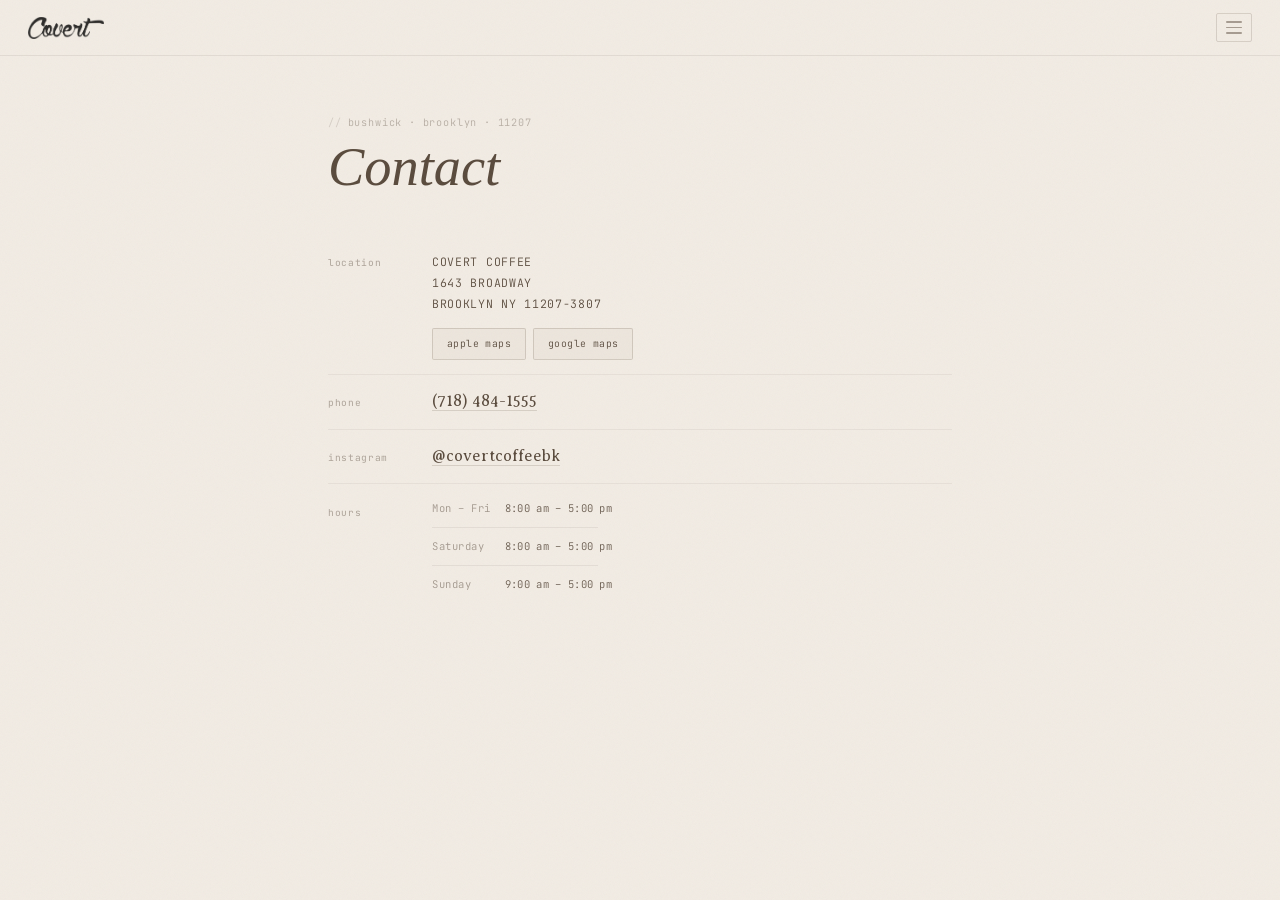
<file: contact.html>
<!DOCTYPE html>
<html lang="en">
<head>
  <meta charset="UTF-8">
  <meta name="viewport" content="width=device-width, initial-scale=1.0, viewport-fit=cover">
  <title>Contact — Covert Coffee | 1643 Broadway, Bushwick Brooklyn</title>
  <meta name="description" content="Contact Covert Coffee at 1643 Broadway, Bushwick Brooklyn. Phone: (718) 484-1555. Hours: Mon-Sat 8am-5pm, Sun 9am-5pm. Directions and Instagram.">
  <meta name="robots" content="index, follow">
  <link rel="canonical" href="https://www.covert.nyc/contact.html">
  <meta property="og:title" content="Contact — Covert Coffee">
  <meta property="og:description" content="Visit Covert Coffee at 1643 Broadway, Bushwick Brooklyn. Phone, hours, directions.">
  <meta property="og:url" content="https://www.covert.nyc/contact.html">
  <meta property="og:type" content="website">
  <meta name="twitter:card" content="summary">
  <link rel="icon" href="data:image/svg+xml,<svg xmlns='http://www.w3.org/2000/svg' viewBox='0 0 24 24' fill='none' stroke='%23594A3C' stroke-width='1.5' stroke-linecap='round' stroke-linejoin='round'><path d='M17 8h1a4 4 0 0 1 0 8h-1'/><path d='M3 8h14v9a4 4 0 0 1-4 4H7a4 4 0 0 1-4-4V8z'/><line x1='6' y1='2' x2='6' y2='4'/><line x1='10' y1='2' x2='10' y2='4'/><line x1='14' y1='2' x2='14' y2='4'/></svg>">
  <meta http-equiv="X-Content-Type-Options" content="nosniff">
  <meta name="referrer" content="strict-origin-when-cross-origin">
  <link rel="preconnect" href="https://fonts.googleapis.com">
  <link rel="preconnect" href="https://fonts.gstatic.com" crossorigin>
  <link href="https://fonts.googleapis.com/css2?family=IM+Fell+French+Canon:ital@0;1&family=Averia+Serif+Libre:ital,wght@0,300;0,400;0,700;1,300;1,400;1,700&family=JetBrains+Mono:wght@300;400&display=swap" rel="stylesheet">
  <style>
    :root {
      --cream:    #F2E4BB;
      --tan:      #D9C2A7;
      --blush:    #F2E2CE;
      --linen:    #F2ECE4;
      --espresso: #594A3C;
      --ink:      #2a211a;
      --mono:     "JetBrains Mono", "Courier New", monospace;
    }

    *, *::before, *::after { box-sizing: border-box; margin: 0; padding: 0; }

    html {
      background: var(--linen);
      color: var(--ink);
      font-family: "IM Fell French Canon", serif;
      font-size: 17px;
      -webkit-font-smoothing: antialiased;
      overflow-x: hidden;
    }

    body::before {
      content: '';
      position: fixed; inset: 0;
      pointer-events: none;
      z-index: 1000;
      opacity: 0.046;
      background-image: url("data:image/svg+xml,%3Csvg viewBox='0 0 256 256' xmlns='http://www.w3.org/2000/svg'%3E%3Cfilter id='noise'%3E%3CfeTurbulence type='fractalNoise' baseFrequency='0.9' numOctaves='4' stitchTiles='stitch'/%3E%3C/filter%3E%3Crect width='100%25' height='100%25' filter='url(%23noise)' opacity='1'/%3E%3C/svg%3E");
      background-size: 180px;
    }

    /* ── NAV ── */
    nav {
      position: relative;
      top: 0; left: 0; right: 0;
      z-index: 800;
      display: flex;
      align-items: center;
      justify-content: space-between;
      padding: 0 28px;
      height: 56px;
      background: var(--linen);
      border-bottom: 1px solid rgba(89,74,60,0.1);
      gap: 16px;
    }
    .nav-logo img { height: 22px; width: auto; display: block; opacity: 0.82; flex-shrink: 0; }
    .nav-right { display: flex; align-items: center; gap: 14px; }

    .hamburger {
      background: none;
      border: 1px solid rgba(92,74,56,0.18);
      border-radius: 2px;
      padding: 7px 9px;
      cursor: pointer;
      display: flex;
      flex-direction: column;
      gap: 4px;
      -webkit-tap-highlight-color: transparent;
      transition: border-color 0.2s;
    }
    .hamburger:hover { border-color: rgba(92,74,56,0.4); }
    .hamburger span {
      display: block; width: 16px; height: 1.5px;
      background: var(--espresso); opacity: 0.5; border-radius: 1px;
    }

    .nav-drawer {
      display: none;
      position: fixed; inset: 0;
      z-index: 9500;
      background: rgba(43,31,21,0.88);
      backdrop-filter: blur(8px);
      -webkit-backdrop-filter: blur(8px);
    }
    .nav-drawer.open { display: flex; animation: fadeIn 0.2s ease both; }
    @keyframes fadeIn { from { opacity: 0; } to { opacity: 1; } }
    .nav-drawer-inner {
      margin-left: auto;
      width: 280px; max-width: 85vw; height: 100%;
      background: var(--linen);
      padding: 28px 24px;
      overflow-y: auto;
      display: flex; flex-direction: column; gap: 0;
      animation: slideIn 0.25s ease both;
    }
    @keyframes slideIn { from { transform: translateX(100%); } to { transform: translateX(0); } }
    .drawer-close {
      align-self: flex-end;
      background: none;
      border: 1px solid rgba(92,74,56,0.18);
      border-radius: 2px;
      font-family: var(--mono);
      font-size: 0.62rem;
      color: var(--espresso);
      opacity: 0.5;
      cursor: pointer;
      padding: 6px 10px;
      margin-bottom: 28px;
      -webkit-tap-highlight-color: transparent;
      transition: opacity 0.15s;
    }
    .drawer-close:hover { opacity: 0.9; }
    .drawer-section-label {
      font-family: var(--mono);
      font-size: 0.48rem;
      letter-spacing: 0.14em;
      color: var(--espresso);
      opacity: 0.28;
      text-transform: uppercase;
      margin: 20px 0 10px;
    }
    .drawer-section-label:first-of-type { margin-top: 0; }
    .drawer-link {
      display: block;
      font-family: "IM Fell French Canon", serif;
      font-size: 1.1rem;
      color: var(--espresso);
      text-decoration: none;
      padding: 10px 0;
      border-bottom: 1px solid rgba(92,74,56,0.07);
      transition: opacity 0.15s;
      opacity: 0.78;
    }
    .drawer-link:hover { opacity: 1; }
    .drawer-link:last-child { border-bottom: none; }

    .drawer-dropdown { border-bottom: 1px solid rgba(92,74,56,0.07); }
    .drawer-dropdown-toggle {
      display: flex; align-items: center; justify-content: space-between;
      width: 100%; background: none; border: none;
      font-family: "IM Fell French Canon", serif; font-size: 1.1rem;
      color: var(--espresso); text-align: left; padding: 10px 0;
      cursor: pointer; opacity: 0.78; transition: opacity 0.15s;
    }
    .drawer-dropdown-toggle:hover { opacity: 1; }
    .drawer-dropdown-toggle .dd-arrow { font-size: 0.7rem; opacity: 0.4; transition: transform 0.25s ease; }
    .drawer-dropdown.open .dd-arrow { transform: rotate(90deg); }
    .drawer-dropdown-content {
      max-height: 0; overflow: hidden;
      transition: max-height 0.3s ease, padding 0.3s ease; padding: 0 0 0 4px;
    }
    .drawer-dropdown.open .drawer-dropdown-content { max-height: 120px; padding: 0 0 12px 4px; }
    .drawer-dropdown-content .dd-line {
      font-family: "Averia Serif Libre", serif; font-weight: 300;
      font-size: 0.88rem; color: var(--espresso); opacity: 0.55; line-height: 1.6;
    }
    .drawer-dropdown-content .dd-line a {
      color: var(--espresso); text-decoration: none; border-bottom: 1px dotted rgba(92,74,56,0.25);
    }

    /* ── PAGE HEADER ── */
    .page-header {
      padding: 60px 28px 40px;
      max-width: 680px;
      margin: 0 auto;
    }
    .mono-label {
      font-family: var(--mono);
      font-weight: 300;
      font-size: 0.6rem;
      letter-spacing: 0.08em;
      color: var(--espresso);
      opacity: 0.38;
      margin-bottom: 8px;
      display: flex;
      align-items: center;
      gap: 6px;
    }
    .mono-label::before { content: '//'; opacity: 0.5; }
    .page-header h1 {
      font-size: clamp(2rem, 6vw, 3.2rem);
      font-style: italic;
      font-weight: 400;
      color: var(--espresso);
      line-height: 1.12;
    }

    /* ── CONTACT CONTENT ── */
    .content {
      max-width: 680px;
      margin: 0 auto;
      padding: 0 28px 80px;
    }

    .contact-row {
      display: grid;
      grid-template-columns: 88px 1fr;
      gap: 16px;
      padding: 14px 0;
      border-bottom: 1px solid rgba(92,74,56,0.07);
      align-items: baseline;
    }
    .contact-row:last-child { border-bottom: none; }

    .contact-key {
      font-family: var(--mono);
      font-size: 0.56rem;
      letter-spacing: 0.07em;
      color: var(--espresso);
      opacity: 0.44;
      padding-top: 1px;
    }
    .contact-val {
      font-family: "Averia Serif Libre", serif;
      font-weight: 300;
      font-size: 0.94rem;
      color: var(--espresso);
      line-height: 1.6;
    }
    .contact-val a {
      color: var(--espresso);
      text-decoration: none;
      border-bottom: 1px solid rgba(92,74,56,0.18);
      transition: opacity 0.15s;
    }
    .contact-val a:hover { opacity: 0.7; }

    .usps-address {
      display: flex;
      flex-direction: column;
      font-family: var(--mono);
      font-size: 0.68rem;
      letter-spacing: 0.06em;
      line-height: 1.8;
      color: var(--espresso);
      font-style: normal;
      text-transform: uppercase;
    }

    .address-big {
      font-family: "IM Fell French Canon", serif;
      font-size: 1.3rem;
      font-style: italic;
      color: var(--espresso);
      line-height: 1.3;
    }
    .address-note {
      font-family: var(--mono);
      font-size: 0.56rem;
      letter-spacing: 0.05em;
      color: var(--espresso);
      opacity: 0.4;
      margin-top: 4px;
    }

    .map-links {
      display: flex;
      flex-wrap: wrap;
      gap: 7px;
      margin-top: 14px;
    }
    .map-link {
      font-family: var(--mono);
      font-size: 0.58rem;
      font-weight: 300;
      letter-spacing: 0.04em;
      color: var(--espresso);
      text-decoration: none;
      border: 1px solid rgba(92,74,56,0.2);
      background: rgba(92,74,56,0.03);
      padding: 10px 14px;
      border-radius: 2px;
      transition: background 0.15s, border-color 0.15s;
      display: inline-flex;
      align-items: center;
      justify-content: center;
      line-height: 1;
    }
    .map-link:hover { background: rgba(92,74,56,0.08); border-color: rgba(92,74,56,0.38); }

    .hours-sign { border-collapse: collapse; }
    .hours-sign td {
      font-family: var(--mono);
      font-size: 0.62rem;
      font-weight: 300;
      color: var(--espresso);
      padding: 3px 0;
      line-height: 1.4;
      white-space: nowrap;
    }
    .hours-sign td:first-child {
      opacity: 0.52;
      padding-right: 14px;
      letter-spacing: 0.05em;
    }
    .hours-sign td:last-child {
      opacity: 0.88;
      letter-spacing: 0.03em;
    }
    .hours-divider {
      height: 1px;
      background: rgba(92,74,56,0.1);
      margin: 5px 0;
    }

    @media (max-width: 600px) {
      .page-header { padding: 40px 20px 28px; }
      .content { padding: 0 20px 60px; }
      .contact-row { grid-template-columns: 1fr; gap: 4px; }
    }
  </style>
</head>
<body>

  <nav>
    <a class="nav-logo" href="index.html"><img src="logo.png" alt="Covert"></a>
    <div class="nav-right">
      <button class="hamburger" onclick="document.getElementById('nav-drawer').classList.add('open')" aria-label="Menu">
        <span></span><span></span><span></span>
      </button>
    </div>
  </nav>

  <div class="nav-drawer" id="nav-drawer" onclick="if(event.target===this)this.classList.remove('open')">
    <div class="nav-drawer-inner">
      <button class="drawer-close" onclick="document.getElementById('nav-drawer').classList.remove('open')">✕ close</button>

      <div class="drawer-section-label">navigate</div>
      <div id="drawer-nav-links"></div>
    </div>
  </div>

  <div class="page-header">
    <p class="mono-label">bushwick · brooklyn · 11207</p>
    <h1>Contact</h1>
  </div>

  <div class="content">

    <div class="contact-row">
      <span class="contact-key">location</span>
      <div class="contact-val">
        <address class="usps-address">
          <span>COVERT COFFEE</span>
          <span>1643 BROADWAY</span>
          <span>BROOKLYN NY 11207-3807</span>
        </address>
        <div class="map-links">
          <a class="map-link" href="https://maps.apple/p/2WMFaQ0~o0tfPP" target="_blank" rel="noopener">apple maps</a>
          <a class="map-link" href="https://maps.app.goo.gl/FcmQHCoEsRMNnDzM9" target="_blank" rel="noopener">google maps</a>
        </div>
      </div>
    </div>

    <div class="contact-row">
      <span class="contact-key">phone</span>
      <div class="contact-val">
        <a href="tel:+17184841555">(718) 484-1555</a>
      </div>
    </div>

    <div class="contact-row">
      <span class="contact-key">instagram</span>
      <div class="contact-val">
        <a href="https://www.instagram.com/covertcoffeebk/" target="_blank" rel="noopener">@covertcoffeebk</a>
      </div>
    </div>

    <div class="contact-row">
      <span class="contact-key">hours</span>
      <div class="contact-val">
        <table class="hours-sign">
          <tr><td>Mon – Fri</td><td>8:00 am – 5:00 pm</td></tr>
          <tr><td colspan="2"><div class="hours-divider"></div></td></tr>
          <tr><td>Saturday</td><td>8:00 am – 5:00 pm</td></tr>
          <tr><td colspan="2"><div class="hours-divider"></div></td></tr>
          <tr><td>Sunday</td><td>9:00 am – 5:00 pm</td></tr>
        </table>
      </div>
    </div>

  </div>

  <script>
  document.addEventListener('keydown', function(e) {
    if (e.key === 'Escape') document.getElementById('nav-drawer').classList.remove('open');
  });

  fetch('nav.json').then(function(r) { return r.json(); }).then(function(links) {
    var c = document.getElementById('drawer-nav-links');
    if (!c) return;
    links.forEach(function(link) {
      if (link.label === 'Wholesale') {
        var wrap = document.createElement('div');
        wrap.className = 'drawer-dropdown';
        wrap.innerHTML = '<button class="drawer-dropdown-toggle">Wholesale <span class="dd-arrow">\u203a</span></button><div class="drawer-dropdown-content"><div class="dd-line" style="font-style:italic;">Coming soon!</div><div class="dd-line"><a href="tel:+17184841555">(718) 484-1555</a></div></div>';
        wrap.querySelector('.drawer-dropdown-toggle').onclick = function() { wrap.classList.toggle('open'); };
        c.appendChild(wrap);
      } else {
        var a = document.createElement('a');
        a.className = 'drawer-link';
        a.href = link.href;
        a.textContent = link.label;
        if (link.external) { a.target = '_blank'; a.rel = 'noopener'; }
        c.appendChild(a);
      }
    });
  }).catch(function(e) { console.warn('nav.json:', e); });
  </script>

</body>
</html>
</file>
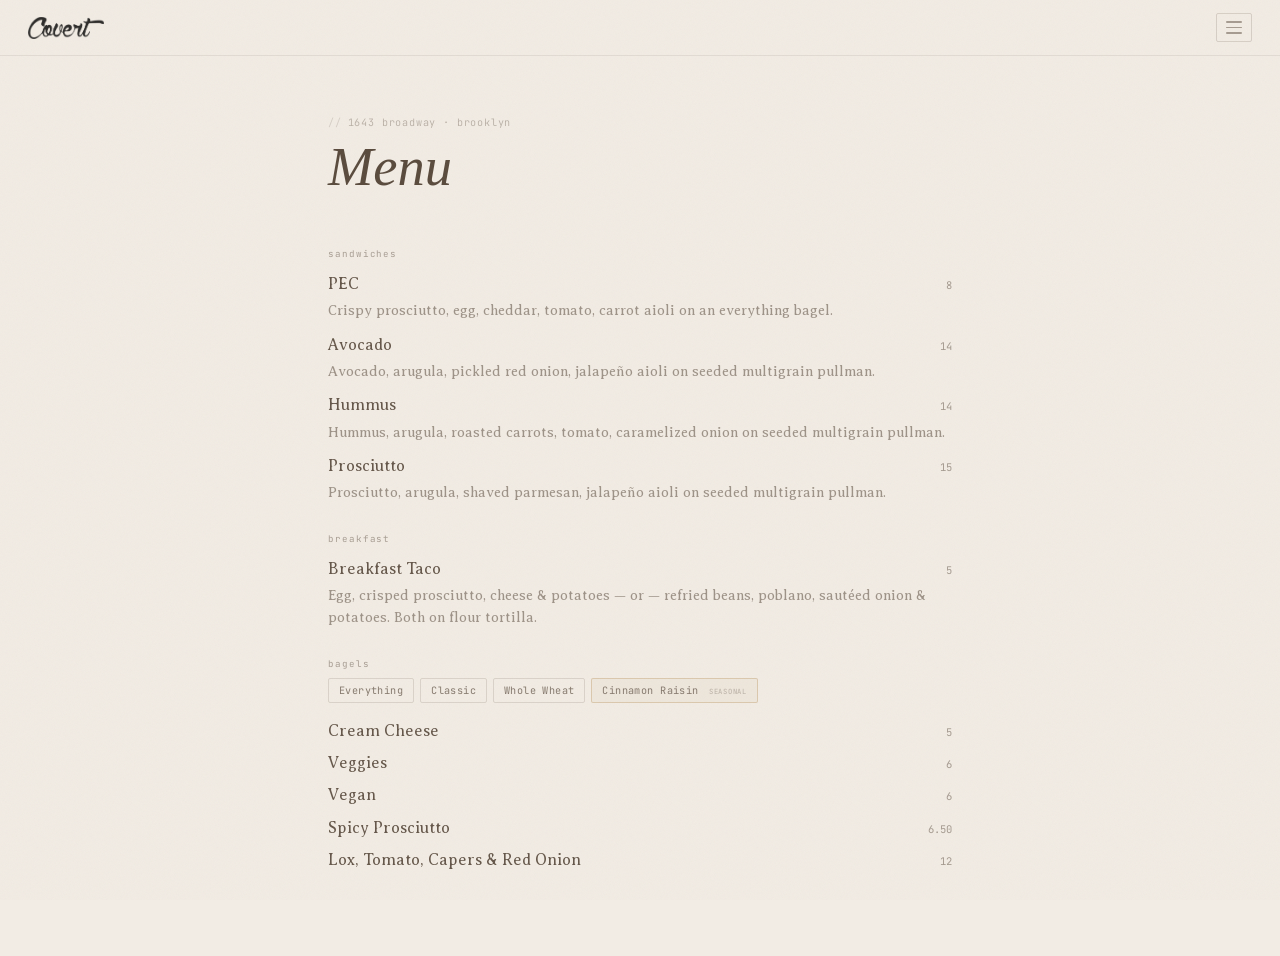
<file: menu.html>
<!DOCTYPE html>
<html lang="en">
<head>
  <meta charset="UTF-8">
  <meta name="viewport" content="width=device-width, initial-scale=1.0, viewport-fit=cover">
  <title>Menu — Covert Coffee | Bushwick Brooklyn Coffee Shop</title>
  <meta name="description" content="Menu at Covert Coffee, 1643 Broadway, Bushwick Brooklyn. Sandwiches, bagels, breakfast tacos, and specialty coffee. Prices and descriptions.">
  <meta name="robots" content="index, follow">
  <link rel="canonical" href="https://www.covert.nyc/menu.html">
  <meta property="og:title" content="Menu — Covert Coffee">
  <meta property="og:description" content="Sandwiches, bagels, breakfast tacos, and specialty coffee at Covert Coffee in Bushwick, Brooklyn.">
  <meta property="og:url" content="https://www.covert.nyc/menu.html">
  <meta property="og:type" content="website">
  <meta name="twitter:card" content="summary">
  <link rel="icon" href="data:image/svg+xml,<svg xmlns='http://www.w3.org/2000/svg' viewBox='0 0 24 24' fill='none' stroke='%23594A3C' stroke-width='1.5' stroke-linecap='round' stroke-linejoin='round'><path d='M17 8h1a4 4 0 0 1 0 8h-1'/><path d='M3 8h14v9a4 4 0 0 1-4 4H7a4 4 0 0 1-4-4V8z'/><line x1='6' y1='2' x2='6' y2='4'/><line x1='10' y1='2' x2='10' y2='4'/><line x1='14' y1='2' x2='14' y2='4'/></svg>">
  <meta http-equiv="X-Content-Type-Options" content="nosniff">
  <meta name="referrer" content="strict-origin-when-cross-origin">
  <script type="application/ld+json">
  {
    "@context": "https://schema.org",
    "@type": "Menu",
    "name": "Covert Coffee Menu",
    "url": "https://www.covert.nyc/menu.html",
    "mainEntityOfPage": "https://www.covert.nyc/menu.html",
    "hasMenuSection": [
      {
        "@type": "MenuSection",
        "name": "Sandwiches",
        "hasMenuItem": [
          {"@type": "MenuItem", "name": "PEC", "offers": {"@type": "Offer", "price": "8", "priceCurrency": "USD"}},
          {"@type": "MenuItem", "name": "Avocado", "offers": {"@type": "Offer", "price": "14", "priceCurrency": "USD"}},
          {"@type": "MenuItem", "name": "Hummus", "offers": {"@type": "Offer", "price": "14", "priceCurrency": "USD"}},
          {"@type": "MenuItem", "name": "Prosciutto", "offers": {"@type": "Offer", "price": "15", "priceCurrency": "USD"}}
        ]
      },
      {
        "@type": "MenuSection",
        "name": "Breakfast",
        "hasMenuItem": [
          {"@type": "MenuItem", "name": "Breakfast Taco", "offers": {"@type": "Offer", "price": "5", "priceCurrency": "USD"}}
        ]
      },
      {
        "@type": "MenuSection",
        "name": "Bagels",
        "hasMenuItem": [
          {"@type": "MenuItem", "name": "Cream Cheese Bagel", "offers": {"@type": "Offer", "price": "5", "priceCurrency": "USD"}},
          {"@type": "MenuItem", "name": "Lox Bagel", "offers": {"@type": "Offer", "price": "12", "priceCurrency": "USD"}}
        ]
      }
    ]
  }
  </script>
  <link rel="preconnect" href="https://fonts.googleapis.com">
  <link rel="preconnect" href="https://fonts.gstatic.com" crossorigin>
  <link href="https://fonts.googleapis.com/css2?family=IM+Fell+French+Canon:ital@0;1&family=Averia+Serif+Libre:ital,wght@0,300;0,400;0,700;1,300;1,400;1,700&family=JetBrains+Mono:wght@300;400&display=swap" rel="stylesheet">
  <style>
    :root {
      --cream:    #F2E4BB;
      --tan:      #D9C2A7;
      --blush:    #F2E2CE;
      --linen:    #F2ECE4;
      --espresso: #594A3C;
      --ink:      #2a211a;
      --mono:     "JetBrains Mono", "Courier New", monospace;
    }

    *, *::before, *::after { box-sizing: border-box; margin: 0; padding: 0; }

    html {
      background: var(--linen);
      color: var(--ink);
      font-family: "IM Fell French Canon", serif;
      font-size: 17px;
      -webkit-font-smoothing: antialiased;
      overflow-x: hidden;
    }

    body::before {
      content: '';
      position: fixed; inset: 0;
      pointer-events: none;
      z-index: 1000;
      opacity: 0.046;
      background-image: url("data:image/svg+xml,%3Csvg viewBox='0 0 256 256' xmlns='http://www.w3.org/2000/svg'%3E%3Cfilter id='noise'%3E%3CfeTurbulence type='fractalNoise' baseFrequency='0.9' numOctaves='4' stitchTiles='stitch'/%3E%3C/filter%3E%3Crect width='100%25' height='100%25' filter='url(%23noise)' opacity='1'/%3E%3C/svg%3E");
      background-size: 180px;
    }

    /* ── NAV ── */
    nav {
      position: relative;
      top: 0; left: 0; right: 0;
      z-index: 800;
      display: flex;
      align-items: center;
      justify-content: space-between;
      padding: 0 28px;
      height: 56px;
      background: var(--linen);
      border-bottom: 1px solid rgba(89,74,60,0.1);
      gap: 16px;
    }
    .nav-logo img { height: 22px; width: auto; display: block; opacity: 0.82; flex-shrink: 0; }
    .nav-right { display: flex; align-items: center; gap: 14px; }

    /* hamburger */
    .hamburger {
      background: none;
      border: 1px solid rgba(92,74,56,0.18);
      border-radius: 2px;
      padding: 7px 9px;
      cursor: pointer;
      display: flex;
      flex-direction: column;
      gap: 4px;
      -webkit-tap-highlight-color: transparent;
      transition: border-color 0.2s;
    }
    .hamburger:hover { border-color: rgba(92,74,56,0.4); }
    .hamburger span {
      display: block; width: 16px; height: 1.5px;
      background: var(--espresso); opacity: 0.5; border-radius: 1px;
    }

    /* drawer */
    .nav-drawer {
      display: none;
      position: fixed; inset: 0;
      z-index: 9500;
      background: rgba(43,31,21,0.88);
      backdrop-filter: blur(8px);
      -webkit-backdrop-filter: blur(8px);
    }
    .nav-drawer.open { display: flex; animation: fadeIn 0.2s ease both; }
    @keyframes fadeIn { from { opacity: 0; } to { opacity: 1; } }
    .nav-drawer-inner {
      margin-left: auto;
      width: 280px; max-width: 85vw; height: 100%;
      background: var(--linen);
      padding: 28px 24px;
      overflow-y: auto;
      display: flex; flex-direction: column; gap: 0;
      animation: slideIn 0.25s ease both;
    }
    @keyframes slideIn { from { transform: translateX(100%); } to { transform: translateX(0); } }
    .drawer-close {
      align-self: flex-end;
      background: none;
      border: 1px solid rgba(92,74,56,0.18);
      border-radius: 2px;
      font-family: var(--mono);
      font-size: 0.62rem;
      color: var(--espresso);
      opacity: 0.5;
      cursor: pointer;
      padding: 6px 10px;
      margin-bottom: 28px;
      -webkit-tap-highlight-color: transparent;
      transition: opacity 0.15s;
    }
    .drawer-close:hover { opacity: 0.9; }
    .drawer-section-label {
      font-family: var(--mono);
      font-size: 0.48rem;
      letter-spacing: 0.14em;
      color: var(--espresso);
      opacity: 0.28;
      text-transform: uppercase;
      margin: 20px 0 10px;
    }
    .drawer-section-label:first-of-type { margin-top: 0; }
    .drawer-link {
      display: block;
      font-family: "IM Fell French Canon", serif;
      font-size: 1.1rem;
      color: var(--espresso);
      text-decoration: none;
      padding: 10px 0;
      border-bottom: 1px solid rgba(92,74,56,0.07);
      transition: opacity 0.15s;
      opacity: 0.78;
    }
    .drawer-link:hover { opacity: 1; }
    .drawer-link:last-child { border-bottom: none; }

    .drawer-dropdown { border-bottom: 1px solid rgba(92,74,56,0.07); }
    .drawer-dropdown-toggle {
      display: flex; align-items: center; justify-content: space-between;
      width: 100%; background: none; border: none;
      font-family: "IM Fell French Canon", serif; font-size: 1.1rem;
      color: var(--espresso); text-align: left; padding: 10px 0;
      cursor: pointer; opacity: 0.78; transition: opacity 0.15s;
    }
    .drawer-dropdown-toggle:hover { opacity: 1; }
    .drawer-dropdown-toggle .dd-arrow { font-size: 0.7rem; opacity: 0.4; transition: transform 0.25s ease; }
    .drawer-dropdown.open .dd-arrow { transform: rotate(90deg); }
    .drawer-dropdown-content {
      max-height: 0; overflow: hidden;
      transition: max-height 0.3s ease, padding 0.3s ease; padding: 0 0 0 4px;
    }
    .drawer-dropdown.open .drawer-dropdown-content { max-height: 120px; padding: 0 0 12px 4px; }
    .drawer-dropdown-content .dd-line {
      font-family: "Averia Serif Libre", serif; font-weight: 300;
      font-size: 0.88rem; color: var(--espresso); opacity: 0.55; line-height: 1.6;
    }
    .drawer-dropdown-content .dd-line a {
      color: var(--espresso); text-decoration: none; border-bottom: 1px dotted rgba(92,74,56,0.25);
    }

    /* ── PAGE HEADER ── */
    .page-header {
      padding: 60px 28px 40px;
      max-width: 680px;
      margin: 0 auto;
    }
    .mono-label {
      font-family: var(--mono);
      font-weight: 300;
      font-size: 0.6rem;
      letter-spacing: 0.08em;
      color: var(--espresso);
      opacity: 0.38;
      margin-bottom: 8px;
      display: flex;
      align-items: center;
      gap: 6px;
    }
    .mono-label::before { content: '//'; opacity: 0.5; }
    .page-header h1 {
      font-size: clamp(2rem, 6vw, 3.2rem);
      font-style: italic;
      font-weight: 400;
      color: var(--espresso);
      line-height: 1.12;
    }

    /* ── MENU CONTENT ── */
    .content {
      max-width: 680px;
      margin: 0 auto;
      padding: 0 28px 80px;
    }

    .menu-section { margin-top: 10px; }
    .menu-section + .menu-section { margin-top: 28px; }
    .menu-category {
      font-family: var(--mono);
      font-size: 0.54rem;
      letter-spacing: 0.1em;
      color: var(--espresso);
      opacity: 0.48;
      margin-bottom: 8px;
    }
    .menu-item {
      display: flex;
      justify-content: space-between;
      align-items: baseline;
      gap: 8px;
      padding: 5px 0;
    }
    .menu-name {
      font-family: "Averia Serif Libre", serif;
      font-weight: 300;
      font-size: 0.94rem;
      color: var(--espresso);
      opacity: 0.92;
      line-height: 1.4;
      flex: 1;
    }
    .menu-price {
      font-family: var(--mono);
      font-size: 0.62rem;
      color: var(--espresso);
      opacity: 0.5;
      flex-shrink: 0;
    }
    .menu-desc {
      font-family: "Averia Serif Libre", serif;
      font-weight: 300;
      font-size: 0.82rem;
      color: var(--espresso);
      opacity: 0.55;
      line-height: 1.6;
      margin-bottom: 6px;
    }
    .menu-bagel-types {
      display: flex;
      flex-wrap: wrap;
      gap: 6px;
      margin: 8px 0 12px;
    }
    .bagel-type {
      font-family: var(--mono);
      font-size: 0.6rem;
      letter-spacing: 0.04em;
      color: var(--espresso);
      border: 1px solid rgba(92,74,56,0.22);
      padding: 5px 10px;
      border-radius: 2px;
      opacity: 0.7;
    }
    .bagel-type.seasonal {
      border-color: rgba(168,120,50,0.4);
      background: rgba(168,120,50,0.06);
    }
    .seasonal-tag {
      font-size: 0.42rem;
      letter-spacing: 0.1em;
      text-transform: uppercase;
      opacity: 0.5;
      margin-left: 4px;
    }

    @media (max-width: 600px) {
      .page-header { padding: 40px 20px 28px; }
      .content { padding: 0 20px 60px; }
    }
  </style>
</head>
<body>

  <nav>
    <a class="nav-logo" href="index.html"><img src="logo.png" alt="Covert"></a>
    <div class="nav-right">
      <button class="hamburger" onclick="document.getElementById('nav-drawer').classList.add('open')" aria-label="Menu">
        <span></span><span></span><span></span>
      </button>
    </div>
  </nav>

  <div class="nav-drawer" id="nav-drawer" onclick="if(event.target===this)this.classList.remove('open')">
    <div class="nav-drawer-inner">
      <button class="drawer-close" onclick="document.getElementById('nav-drawer').classList.remove('open')">✕ close</button>

      <div class="drawer-section-label">navigate</div>
      <div id="drawer-nav-links"></div>
    </div>
  </div>

  <div class="page-header">
    <p class="mono-label">1643 broadway · brooklyn</p>
    <h1>Menu</h1>
  </div>

  <div class="content" id="menu-content"></div>

  <script>
  document.addEventListener('keydown', function(e) {
    if (e.key === 'Escape') document.getElementById('nav-drawer').classList.remove('open');
  });

  fetch('menu.json').then(function(r) { return r.json(); }).then(function(sections) {
    var c = document.getElementById('menu-content');
    if (!c) return;
    c.innerHTML = sections.map(function(s) {
      var html = '<div class="menu-section"><div class="menu-category">' + s.category + '</div>';
      if (s.types) {
        html += '<div class="menu-bagel-types">';
        s.types.forEach(function(t) { html += '<span class="bagel-type">' + t + '</span>'; });
        if (s.seasonal) s.seasonal.forEach(function(t) { html += '<span class="bagel-type seasonal">' + t + ' <span class="seasonal-tag">seasonal</span></span>'; });
        html += '</div>';
      }
      s.items.forEach(function(item) {
        html += '<div class="menu-item"><span class="menu-name">' + item.name + '</span><span class="menu-price">' + item.price + '</span></div>';
        if (item.desc) html += '<div class="menu-desc">' + item.desc + '</div>';
      });
      html += '</div>';
      return html;
    }).join('');
  }).catch(function(e) { console.warn('menu.json:', e); });

  fetch('nav.json').then(function(r) { return r.json(); }).then(function(links) {
    var c = document.getElementById('drawer-nav-links');
    if (!c) return;
    links.forEach(function(link) {
      if (link.label === 'Wholesale') {
        var wrap = document.createElement('div');
        wrap.className = 'drawer-dropdown';
        wrap.innerHTML = '<button class="drawer-dropdown-toggle">Wholesale <span class="dd-arrow">\u203a</span></button><div class="drawer-dropdown-content"><div class="dd-line" style="font-style:italic;">Coming soon!</div><div class="dd-line"><a href="tel:+17184841555">(718) 484-1555</a></div></div>';
        wrap.querySelector('.drawer-dropdown-toggle').onclick = function() { wrap.classList.toggle('open'); };
        c.appendChild(wrap);
      } else {
        var a = document.createElement('a');
        a.className = 'drawer-link';
        a.href = link.href;
        a.textContent = link.label;
        if (link.external) { a.target = '_blank'; a.rel = 'noopener'; }
        c.appendChild(a);
      }
    });
  }).catch(function(e) { console.warn('nav.json:', e); });
  </script>

</body>
</html>
</file>
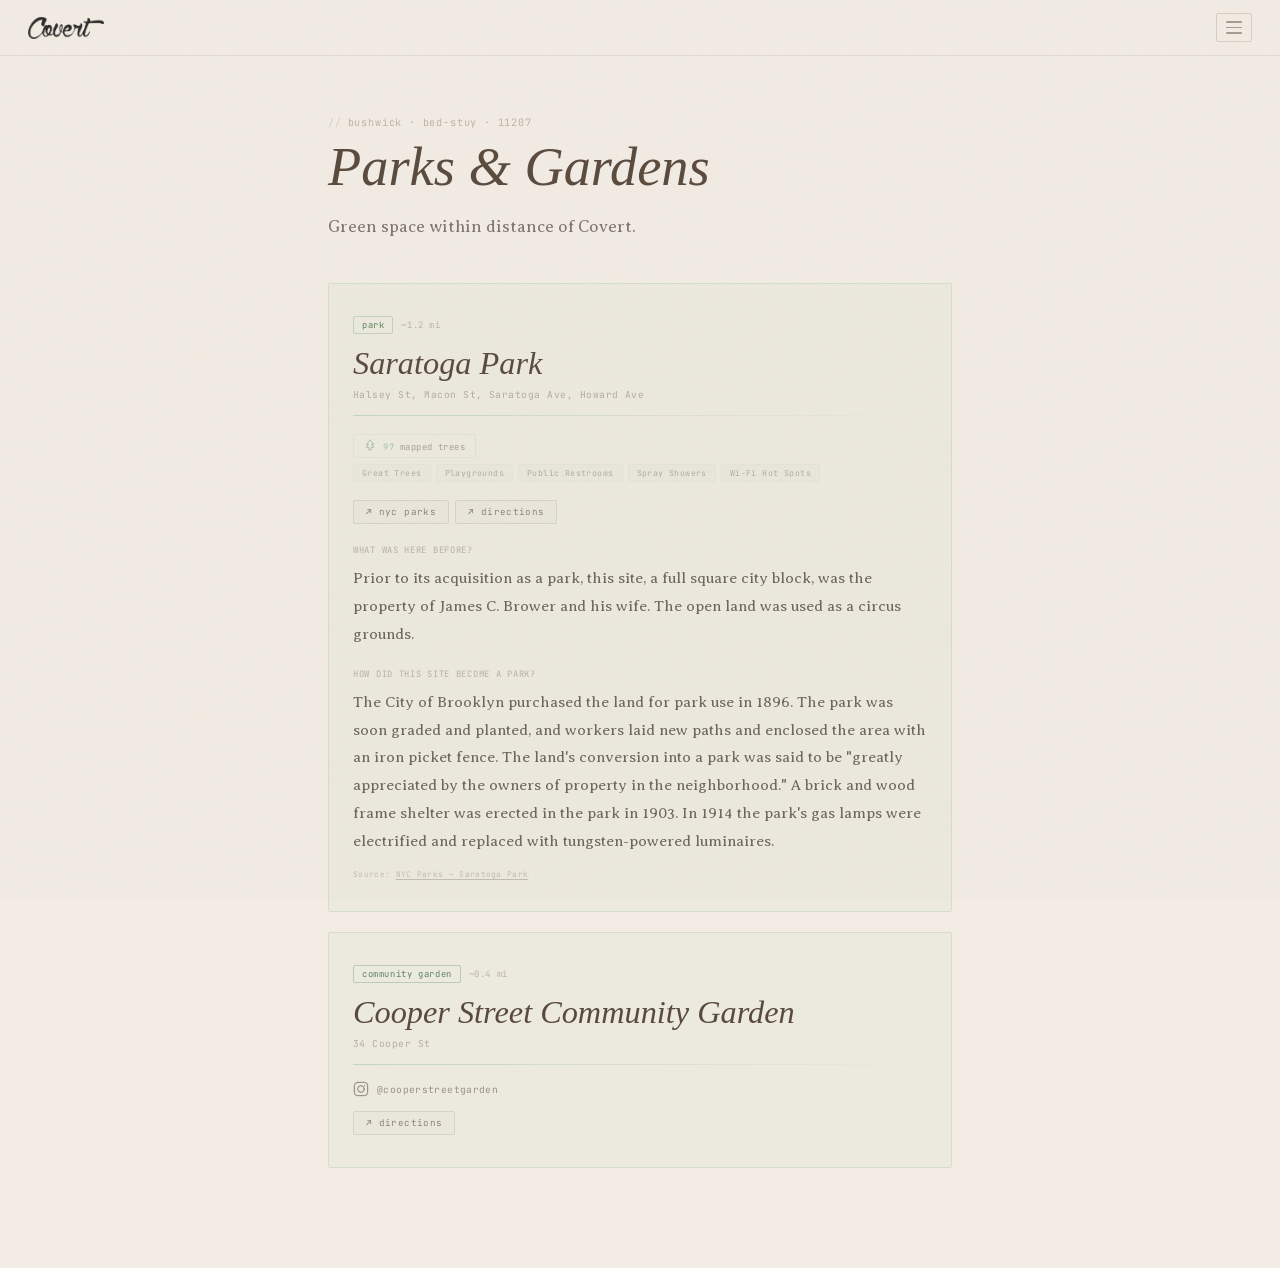
<file: parks.html>
<!DOCTYPE html>
<html lang="en">
<head>
  <meta charset="UTF-8">
  <meta name="viewport" content="width=device-width, initial-scale=1.0, viewport-fit=cover">
  <title>Parks & Gardens near Covert Coffee — Bushwick Brooklyn</title>
  <meta name="description" content="Parks and gardens near Covert Coffee in Bushwick, Brooklyn. Saratoga Park, Cooper Street Community Garden, and more green spaces.">
  <meta name="robots" content="index, follow">
  <link rel="canonical" href="https://www.covert.nyc/parks.html">
  <link rel="icon" href="data:image/svg+xml,<svg xmlns='http://www.w3.org/2000/svg' viewBox='0 0 24 24' fill='none' stroke='%23594A3C' stroke-width='1.5' stroke-linecap='round' stroke-linejoin='round'><path d='M17 8h1a4 4 0 0 1 0 8h-1'/><path d='M3 8h14v9a4 4 0 0 1-4 4H7a4 4 0 0 1-4-4V8z'/><line x1='6' y1='2' x2='6' y2='4'/><line x1='10' y1='2' x2='10' y2='4'/><line x1='14' y1='2' x2='14' y2='4'/></svg>">
  <meta http-equiv="X-Content-Type-Options" content="nosniff">
  <meta name="referrer" content="strict-origin-when-cross-origin">
  <link rel="preconnect" href="https://fonts.googleapis.com">
  <link rel="preconnect" href="https://fonts.gstatic.com" crossorigin>
  <link href="https://fonts.googleapis.com/css2?family=IM+Fell+French+Canon:ital@0;1&family=Averia+Serif+Libre:ital,wght@0,300;0,400;0,700;1,300;1,400;1,700&family=JetBrains+Mono:wght@300;400&display=swap" rel="stylesheet">
  <style>
    :root {
      --cream:    #F2E4BB;
      --tan:      #D9C2A7;
      --blush:    #F2E2CE;
      --linen:    #F2ECE4;
      --espresso: #594A3C;
      --ink:      #2a211a;
      --mono:     "JetBrains Mono", "Courier New", monospace;
      --garden:   #4f8d6a;
      --park:     #6aa56a;
    }

    *, *::before, *::after { box-sizing: border-box; margin: 0; padding: 0; }

    html {
      background: var(--linen);
      color: var(--ink);
      font-family: "IM Fell French Canon", serif;
      font-size: 17px;
      -webkit-font-smoothing: antialiased;
      overflow-x: hidden;
    }

    body::before {
      content: '';
      position: fixed; inset: 0;
      pointer-events: none;
      z-index: 1000;
      opacity: 0.046;
      background-image: url("data:image/svg+xml,%3Csvg viewBox='0 0 256 256' xmlns='http://www.w3.org/2000/svg'%3E%3Cfilter id='noise'%3E%3CfeTurbulence type='fractalNoise' baseFrequency='0.9' numOctaves='4' stitchTiles='stitch'/%3E%3C/filter%3E%3Crect width='100%25' height='100%25' filter='url(%23noise)' opacity='1'/%3E%3C/svg%3E");
      background-size: 180px;
    }

    /* ── NAV ── */
    nav {
      position: relative;
      top: 0; left: 0; right: 0;
      z-index: 800;
      display: flex;
      align-items: center;
      justify-content: space-between;
      padding: 0 28px;
      height: 56px;
      background: var(--linen);
      border-bottom: 1px solid rgba(89,74,60,0.1);
      gap: 16px;
    }
    .nav-logo img { height: 22px; width: auto; display: block; opacity: 0.82; flex-shrink: 0; }
    .nav-right { display: flex; align-items: center; gap: 14px; }

    /* hamburger */
    .hamburger {
      background: none;
      border: 1px solid rgba(92,74,56,0.18);
      border-radius: 2px;
      padding: 7px 9px;
      cursor: pointer;
      display: flex;
      flex-direction: column;
      gap: 4px;
      -webkit-tap-highlight-color: transparent;
      transition: border-color 0.2s;
    }
    .hamburger:hover { border-color: rgba(92,74,56,0.4); }
    .hamburger span {
      display: block; width: 16px; height: 1.5px;
      background: var(--espresso); opacity: 0.5; border-radius: 1px;
    }

    /* drawer */
    .nav-drawer {
      display: none;
      position: fixed; inset: 0;
      z-index: 9500;
      background: rgba(43,31,21,0.88);
      backdrop-filter: blur(8px);
      -webkit-backdrop-filter: blur(8px);
    }
    .nav-drawer.open { display: flex; animation: fadeIn 0.2s ease both; }
    @keyframes fadeIn { from { opacity: 0; } to { opacity: 1; } }
    .nav-drawer-inner {
      margin-left: auto;
      width: 280px; max-width: 85vw; height: 100%;
      background: var(--linen);
      padding: 28px 24px;
      overflow-y: auto;
      display: flex; flex-direction: column; gap: 0;
      animation: slideIn 0.25s ease both;
    }
    @keyframes slideIn { from { transform: translateX(100%); } to { transform: translateX(0); } }
    .drawer-close {
      align-self: flex-end;
      background: none;
      border: 1px solid rgba(92,74,56,0.18);
      border-radius: 2px;
      font-family: var(--mono);
      font-size: 0.62rem;
      color: var(--espresso);
      opacity: 0.5;
      cursor: pointer;
      padding: 6px 10px;
      margin-bottom: 28px;
      -webkit-tap-highlight-color: transparent;
      transition: opacity 0.15s;
    }
    .drawer-close:hover { opacity: 0.9; }
    .drawer-section-label {
      font-family: var(--mono);
      font-size: 0.48rem;
      letter-spacing: 0.14em;
      color: var(--espresso);
      opacity: 0.28;
      text-transform: uppercase;
      margin: 20px 0 10px;
    }
    .drawer-section-label:first-of-type { margin-top: 0; }
    .drawer-link {
      display: block;
      font-family: "IM Fell French Canon", serif;
      font-size: 1.1rem;
      color: var(--espresso);
      text-decoration: none;
      padding: 10px 0;
      border-bottom: 1px solid rgba(92,74,56,0.07);
      transition: opacity 0.15s;
      opacity: 0.78;
    }
    .drawer-link:hover { opacity: 1; }
    .drawer-link:last-child { border-bottom: none; }

    /* wholesale dropdown in drawer */
    .drawer-dropdown { border-bottom: 1px solid rgba(92,74,56,0.07); }
    .drawer-dropdown-toggle {
      display: flex;
      align-items: center;
      justify-content: space-between;
      width: 100%;
      background: none;
      border: none;
      font-family: "IM Fell French Canon", serif;
      font-size: 1.1rem;
      color: var(--espresso);
      text-align: left;
      padding: 10px 0;
      cursor: pointer;
      opacity: 0.78;
      transition: opacity 0.15s;
    }
    .drawer-dropdown-toggle:hover { opacity: 1; }
    .drawer-dropdown-toggle .dd-arrow {
      font-size: 0.7rem;
      opacity: 0.4;
      transition: transform 0.25s ease;
    }
    .drawer-dropdown.open .dd-arrow { transform: rotate(90deg); }
    .drawer-dropdown-content {
      max-height: 0;
      overflow: hidden;
      transition: max-height 0.3s ease, padding 0.3s ease;
      padding: 0 0 0 4px;
    }
    .drawer-dropdown.open .drawer-dropdown-content {
      max-height: 120px;
      padding: 0 0 12px 4px;
    }
    .drawer-dropdown-content .dd-line {
      font-family: "Averia Serif Libre", serif;
      font-weight: 300;
      font-size: 0.88rem;
      color: var(--espresso);
      opacity: 0.55;
      line-height: 1.6;
    }
    .drawer-dropdown-content .dd-line a {
      color: var(--espresso);
      text-decoration: none;
      border-bottom: 1px dotted rgba(92,74,56,0.25);
    }
    .drawer-dropdown-content .dd-line a:hover { opacity: 1; }

    /* ── PAGE HEADER ── */
    .page-header {
      padding: 60px 28px 40px;
      max-width: 680px;
      margin: 0 auto;
    }
    .mono-label {
      font-family: var(--mono);
      font-weight: 300;
      font-size: 0.6rem;
      letter-spacing: 0.08em;
      color: var(--espresso);
      opacity: 0.38;
      margin-bottom: 8px;
      display: flex;
      align-items: center;
      gap: 6px;
    }
    .mono-label::before { content: '//'; opacity: 0.5; }
    .page-header h1 {
      font-size: clamp(2rem, 6vw, 3.2rem);
      font-style: italic;
      font-weight: 400;
      color: var(--espresso);
      line-height: 1.12;
      margin-bottom: 14px;
    }
    .page-header .sub {
      font-family: "Averia Serif Libre", serif;
      font-weight: 300;
      font-size: 1rem;
      line-height: 1.8;
      opacity: 0.58;
    }

    /* ── CONTENT ── */
    .content {
      max-width: 680px;
      margin: 0 auto;
      padding: 0 28px 80px;
    }

    /* ── PARK CARDS ── */
    .park-card {
      background: rgba(106,165,106,0.04);
      border: 1px solid rgba(106,165,106,0.18);
      padding: 32px 24px;
      margin-bottom: 20px;
      border-radius: 2px;
    }

    .park-card-meta {
      display: flex;
      align-items: center;
      gap: 8px;
      flex-wrap: wrap;
      margin-bottom: 10px;
    }
    .park-type-badge {
      font-family: var(--mono);
      font-size: 0.52rem;
      letter-spacing: 0.07em;
      color: var(--espresso);
      border: 1px solid rgba(89,74,60,0.18);
      padding: 2px 8px;
      border-radius: 2px;
      opacity: 0.5;
    }
    .park-type-badge.garden { border-color: rgba(79,141,106,0.4); color: #3a6b52; opacity: 0.8; }
    .park-type-badge.park   { border-color: rgba(106,165,106,0.4); color: #3a6b3a; opacity: 0.8; }

    .park-distance {
      font-family: var(--mono);
      font-size: 0.52rem;
      letter-spacing: 0.06em;
      color: var(--espresso);
      opacity: 0.32;
    }

    .park-name {
      font-size: clamp(1.3rem, 4vw, 1.9rem);
      font-style: italic;
      font-weight: 400;
      color: var(--espresso);
      line-height: 1.2;
      margin-bottom: 6px;
    }

    .park-address {
      font-family: var(--mono);
      font-size: 0.56rem;
      letter-spacing: 0.05em;
      color: var(--espresso);
      opacity: 0.38;
      margin-bottom: 14px;
    }

    .featured-rule {
      height: 1px;
      background: linear-gradient(to right, rgba(106,165,106,0.3), transparent);
      margin: 14px 0 16px;
    }

    .park-note {
      font-family: "Averia Serif Libre", serif;
      font-weight: 300;
      font-size: 0.95rem;
      line-height: 1.82;
      color: var(--ink);
      opacity: 0.72;
      margin-bottom: 16px;
    }

    .park-links {
      display: flex;
      flex-wrap: wrap;
      gap: 6px;
    }
    .park-link {
      font-family: var(--mono);
      font-size: 0.54rem;
      font-weight: 300;
      letter-spacing: 0.04em;
      color: var(--espresso);
      text-decoration: none;
      border: 1px solid rgba(89,74,60,0.18);
      background: rgba(89,74,60,0.02);
      padding: 5px 12px;
      border-radius: 2px;
      transition: background 0.15s, border-color 0.15s;
      -webkit-tap-highlight-color: transparent;
      opacity: 0.7;
    }
    .park-link:hover { background: rgba(89,74,60,0.07); border-color: rgba(89,74,60,0.36); opacity: 1; }

    /* ── PARK HISTORY ── */
    .park-history-label {
      font-family: var(--mono);
      font-size: 0.52rem;
      letter-spacing: 0.08em;
      text-transform: uppercase;
      color: var(--espresso);
      opacity: 0.35;
      margin: 20px 0 8px;
    }
    .park-history {
      font-family: "Averia Serif Libre", serif;
      font-weight: 300;
      font-size: 0.9rem;
      line-height: 1.82;
      color: var(--ink);
      opacity: 0.65;
      margin-bottom: 6px;
    }

    /* ── PARK STATS ── */
    .park-stats {
      display: flex;
      flex-wrap: wrap;
      gap: 8px;
      margin: 18px 0 6px;
    }
    .park-stat {
      font-family: var(--mono);
      font-size: 0.52rem;
      letter-spacing: 0.05em;
      color: var(--espresso);
      opacity: 0.45;
      border: 1px solid rgba(106,165,106,0.2);
      padding: 4px 10px;
      border-radius: 2px;
    }
    .park-stat strong {
      font-weight: 400;
      opacity: 1;
      color: var(--garden);
    }
    .tree-glyph {
      color: var(--garden);
      vertical-align: -1px;
      margin-right: 2px;
    }
    .park-stat-link {
      text-decoration: none;
      cursor: pointer;
      transition: background 0.15s, border-color 0.15s;
    }
    .park-stat-link:hover {
      background: rgba(106,165,106,0.08);
      border-color: rgba(106,165,106,0.4);
    }

    /* ── FACILITIES ── */
    .park-facilities {
      display: flex;
      flex-wrap: wrap;
      gap: 5px;
      margin-bottom: 18px;
    }
    .park-facility {
      font-family: var(--mono);
      font-size: 0.48rem;
      letter-spacing: 0.05em;
      color: var(--espresso);
      opacity: 0.38;
      background: rgba(106,165,106,0.06);
      border: 1px solid rgba(106,165,106,0.12);
      padding: 3px 8px;
      border-radius: 2px;
    }

    /* ── SOURCE ── */
    .park-source {
      font-family: var(--mono);
      font-size: 0.46rem;
      letter-spacing: 0.04em;
      color: var(--espresso);
      opacity: 0.28;
      margin-top: 14px;
    }
    .park-source a {
      color: inherit;
      text-decoration: underline;
      text-underline-offset: 2px;
    }
    .park-source a:hover { opacity: 0.7; }

    /* ── IG EMBED ── */
    .park-ig {
      display: flex;
      align-items: center;
      gap: 8px;
      margin-bottom: 14px;
    }
    .park-ig-icon {
      width: 16px; height: 16px; opacity: 0.5;
    }
    .park-ig a {
      font-family: var(--mono);
      font-size: 0.56rem;
      letter-spacing: 0.04em;
      color: var(--espresso);
      text-decoration: none;
      opacity: 0.55;
      transition: opacity 0.15s;
    }
    .park-ig a:hover { opacity: 0.9; }

    /* ── REVEAL ── */
    .reveal {
      opacity: 0;
      transform: translateY(16px);
      transition: opacity 0.7s ease, transform 0.7s ease;
    }
    .reveal.visible { opacity: 1; transform: none; }

    /* ── MOBILE ── */
    @media (max-width: 600px) {
      nav { padding: 0 18px; }
      .content { padding: 0 20px 64px; }
      .page-header { padding: 40px 20px 32px; }
      .park-card { padding: 24px 16px; }
    }
  </style>
</head>
<body>

  <nav>
    <a class="nav-logo" href="index.html">
      <img src="logo.png" alt="Covert Coffee">
    </a>
    <div class="nav-right">
      <button class="hamburger" onclick="document.getElementById('nav-drawer').classList.add('open')" aria-label="Menu">
        <span></span><span></span><span></span>
      </button>
    </div>
  </nav>

  <div class="nav-drawer" id="nav-drawer" onclick="if(event.target===this)this.classList.remove('open')">
    <div class="nav-drawer-inner">
      <button class="drawer-close" onclick="document.getElementById('nav-drawer').classList.remove('open')">✕ close</button>

      <div class="drawer-section-label">navigate</div>
      <div id="drawer-nav-links"></div>
    </div>
  </div>

  <div class="page-header">
    <p class="mono-label">bushwick · bed-stuy · 11207</p>
    <h1>Parks &amp; Gardens</h1>
    <p class="sub">Green space within distance of Covert.</p>
  </div>

  <div class="content">

    <div class="park-card reveal">
      <div class="park-card-meta">
        <span class="park-type-badge park">park</span>
        <span class="park-distance">~1.2 mi</span>
      </div>
      <div class="park-name">Saratoga Park</div>
      <div class="park-address">Halsey St, Macon St, Saratoga Ave, Howard Ave</div>
      <div class="featured-rule"></div>

      <div class="park-stats">
        <a class="park-stat park-stat-link" href="https://tree-map.nycgovparks.org" target="_blank" rel="noopener"><svg class="tree-glyph" viewBox="0 0 16 16" width="12" height="12" fill="none" stroke="currentColor" stroke-width="1.3" stroke-linecap="round" stroke-linejoin="round"><path d="M8 1.5L3.5 7h2.3L3 11h3.5V14.5h3V11H13l-2.8-4h2.3z"/></svg> <strong>97</strong> mapped trees</a>
      </div>

      <div class="park-facilities">
        <span class="park-facility">Great Trees</span>
        <span class="park-facility">Playgrounds</span>
        <span class="park-facility">Public Restrooms</span>
        <span class="park-facility">Spray Showers</span>
        <span class="park-facility">Wi-Fi Hot Spots</span>
      </div>

      <div class="park-links">
        <a class="park-link" href="https://www.nycgovparks.org/parks/saratoga-park" target="_blank" rel="noopener">↗ nyc parks</a>
        <a class="park-link" href="https://www.google.com/maps/dir/1643+Broadway,Brooklyn,NY/Saratoga+Park+Brooklyn+NY" target="_blank" rel="noopener">↗ directions</a>
      </div>

      <div class="park-history-label">What was here before?</div>
      <p class="park-history">Prior to its acquisition as a park, this site, a full square city block, was the property of James C. Brower and his wife. The open land was used as a circus grounds.</p>

      <div class="park-history-label">How did this site become a park?</div>
      <p class="park-history">The City of Brooklyn purchased the land for park use in 1896. The park was soon graded and planted, and workers laid new paths and enclosed the area with an iron picket fence. The land's conversion into a park was said to be "greatly appreciated by the owners of property in the neighborhood." A brick and wood frame shelter was erected in the park in 1903. In 1914 the park's gas lamps were electrified and replaced with tungsten-powered luminaires.</p>

      <p class="park-source">Source: <a href="https://www.nycgovparks.org/parks/saratoga-park" target="_blank" rel="noopener">NYC Parks — Saratoga Park</a></p>
    </div>

    <div class="park-card reveal">
      <div class="park-card-meta">
        <span class="park-type-badge garden">community garden</span>
        <span class="park-distance">~0.4 mi</span>
      </div>
      <div class="park-name">Cooper Street Community Garden</div>
      <div class="park-address">34 Cooper St</div>
      <div class="featured-rule"></div>
      <div class="park-ig">
        <svg class="park-ig-icon" viewBox="0 0 24 24" fill="none" stroke="currentColor" stroke-width="1.5" stroke-linecap="round" stroke-linejoin="round"><rect x="2" y="2" width="20" height="20" rx="5"/><circle cx="12" cy="12" r="5"/><circle cx="17.5" cy="6.5" r="1" fill="currentColor" stroke="none"/></svg>
        <a href="https://www.instagram.com/cooperstreetgarden/" target="_blank" rel="noopener">@cooperstreetgarden</a>
      </div>
      <div class="park-links">
        <a class="park-link" href="https://www.google.com/maps/dir/1643+Broadway,Brooklyn,NY/34+Cooper+St+Brooklyn+NY" target="_blank" rel="noopener">↗ directions</a>
      </div>
    </div>

  </div>

  <script>
  const io = new IntersectionObserver(entries => {
    entries.forEach(e => {
      if (e.isIntersecting) { e.target.classList.add('visible'); io.unobserve(e.target); }
    });
  }, { threshold: 0.06 });
  document.querySelectorAll('.reveal').forEach(el => io.observe(el));
  </script>

  <script>
  document.addEventListener('keydown', e => {
    if (e.key === 'Escape') document.getElementById('nav-drawer').classList.remove('open');
  });

  fetch('nav.json').then(r => r.json()).then(links => {
    const c = document.getElementById('drawer-nav-links');
    if (!c) return;
    links.forEach(link => {
      if (link.label === 'Wholesale') {
        const wrap = document.createElement('div');
        wrap.className = 'drawer-dropdown';
        wrap.innerHTML = `
          <button class="drawer-dropdown-toggle">Wholesale <span class="dd-arrow">›</span></button>
          <div class="drawer-dropdown-content">
            <div class="dd-line" style="font-style:italic;">Coming soon!</div>
            <div class="dd-line"><a href="tel:+17184841555">(718) 484-1555</a></div>
          </div>`;
        wrap.querySelector('.drawer-dropdown-toggle').onclick = () => wrap.classList.toggle('open');
        c.appendChild(wrap);
      } else {
        const a = document.createElement('a');
        a.className = 'drawer-link';
        a.href = link.href;
        a.textContent = link.label;
        if (link.external) { a.target = '_blank'; a.rel = 'noopener'; }
        c.appendChild(a);
      }
    });
  }).catch(e => console.warn('nav.json:', e));
  </script>

</body>
</html>
</file>
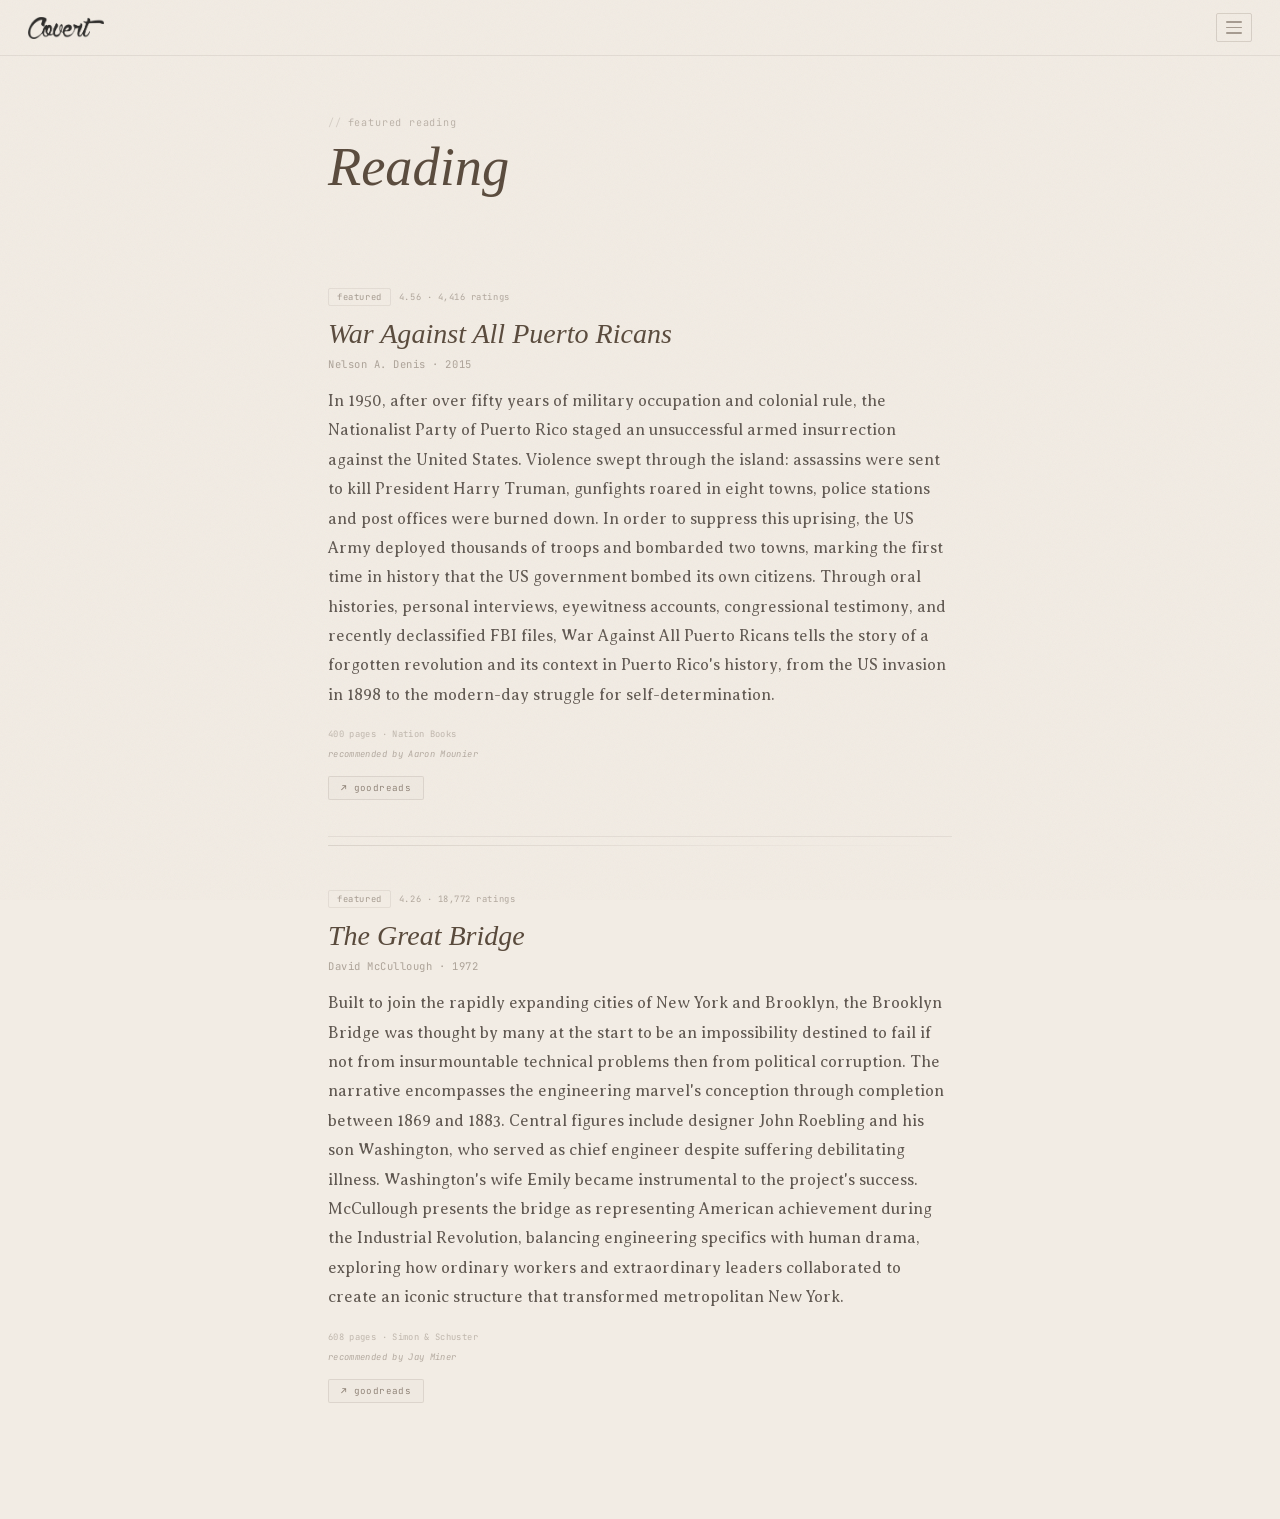
<file: reading.html>
<!DOCTYPE html>
<html lang="en">
<head>
  <meta charset="UTF-8">
  <meta name="viewport" content="width=device-width, initial-scale=1.0, viewport-fit=cover">
  <title>Reading — Covert Coffee | Bushwick Brooklyn</title>
  <meta name="description" content="Featured books on the shelf at Covert Coffee, 1643 Broadway, Bushwick Brooklyn.">
  <meta name="robots" content="index, follow">
  <link rel="canonical" href="https://www.covert.nyc/reading.html">
  <link rel="icon" href="data:image/svg+xml,<svg xmlns='http://www.w3.org/2000/svg' viewBox='0 0 24 24' fill='none' stroke='%23594A3C' stroke-width='1.5' stroke-linecap='round' stroke-linejoin='round'><path d='M17 8h1a4 4 0 0 1 0 8h-1'/><path d='M3 8h14v9a4 4 0 0 1-4 4H7a4 4 0 0 1-4-4V8z'/><line x1='6' y1='2' x2='6' y2='4'/><line x1='10' y1='2' x2='10' y2='4'/><line x1='14' y1='2' x2='14' y2='4'/></svg>">
  <meta http-equiv="X-Content-Type-Options" content="nosniff">
  <meta name="referrer" content="strict-origin-when-cross-origin">
  <link rel="preconnect" href="https://fonts.googleapis.com">
  <link rel="preconnect" href="https://fonts.gstatic.com" crossorigin>
  <link href="https://fonts.googleapis.com/css2?family=IM+Fell+French+Canon:ital@0;1&family=Averia+Serif+Libre:ital,wght@0,300;0,400;0,700;1,300;1,400;1,700&family=JetBrains+Mono:wght@300;400&display=swap" rel="stylesheet">
  <style>
    :root {
      --cream:    #F2E4BB;
      --tan:      #D9C2A7;
      --blush:    #F2E2CE;
      --linen:    #F2ECE4;
      --espresso: #594A3C;
      --ink:      #2a211a;
      --mono:     "JetBrains Mono", "Courier New", monospace;
    }

    *, *::before, *::after { box-sizing: border-box; margin: 0; padding: 0; }

    html {
      background: var(--linen);
      color: var(--ink);
      font-family: "IM Fell French Canon", serif;
      font-size: 17px;
      -webkit-font-smoothing: antialiased;
      overflow-x: hidden;
    }

    body::before {
      content: '';
      position: fixed; inset: 0;
      pointer-events: none;
      z-index: 1000;
      opacity: 0.046;
      background-image: url("data:image/svg+xml,%3Csvg viewBox='0 0 256 256' xmlns='http://www.w3.org/2000/svg'%3E%3Cfilter id='noise'%3E%3CfeTurbulence type='fractalNoise' baseFrequency='0.9' numOctaves='4' stitchTiles='stitch'/%3E%3C/filter%3E%3Crect width='100%25' height='100%25' filter='url(%23noise)' opacity='1'/%3E%3C/svg%3E");
      background-size: 180px;
    }

    /* ── NAV ── */
    nav {
      position: relative;
      top: 0; left: 0; right: 0;
      z-index: 800;
      display: flex;
      align-items: center;
      justify-content: space-between;
      padding: 0 28px;
      height: 56px;
      background: var(--linen);
      border-bottom: 1px solid rgba(89,74,60,0.1);
      gap: 16px;
    }
    .nav-logo img { height: 22px; width: auto; display: block; opacity: 0.82; flex-shrink: 0; }
    .nav-right { display: flex; align-items: center; gap: 14px; }

    /* hamburger */
    .hamburger {
      background: none;
      border: 1px solid rgba(92,74,56,0.18);
      border-radius: 2px;
      padding: 7px 9px;
      cursor: pointer;
      display: flex;
      flex-direction: column;
      gap: 4px;
      -webkit-tap-highlight-color: transparent;
      transition: border-color 0.2s;
    }
    .hamburger:hover { border-color: rgba(92,74,56,0.4); }
    .hamburger span {
      display: block; width: 16px; height: 1.5px;
      background: var(--espresso); opacity: 0.5; border-radius: 1px;
    }

    /* drawer */
    .nav-drawer {
      display: none;
      position: fixed; inset: 0;
      z-index: 9500;
      background: rgba(43,31,21,0.88);
      backdrop-filter: blur(8px);
      -webkit-backdrop-filter: blur(8px);
    }
    .nav-drawer.open { display: flex; animation: fadeIn 0.2s ease both; }
    @keyframes fadeIn { from { opacity: 0; } to { opacity: 1; } }
    .nav-drawer-inner {
      margin-left: auto;
      width: 280px; max-width: 85vw; height: 100%;
      background: var(--linen);
      padding: 28px 24px;
      overflow-y: auto;
      display: flex; flex-direction: column; gap: 0;
      animation: slideIn 0.25s ease both;
    }
    @keyframes slideIn { from { transform: translateX(100%); } to { transform: translateX(0); } }
    .drawer-close {
      align-self: flex-end;
      background: none;
      border: 1px solid rgba(92,74,56,0.18);
      border-radius: 2px;
      font-family: var(--mono);
      font-size: 0.62rem;
      color: var(--espresso);
      opacity: 0.5;
      cursor: pointer;
      padding: 6px 10px;
      margin-bottom: 28px;
      -webkit-tap-highlight-color: transparent;
      transition: opacity 0.15s;
    }
    .drawer-close:hover { opacity: 0.9; }
    .drawer-section-label {
      font-family: var(--mono);
      font-size: 0.48rem;
      letter-spacing: 0.14em;
      color: var(--espresso);
      opacity: 0.28;
      text-transform: uppercase;
      margin: 20px 0 10px;
    }
    .drawer-section-label:first-of-type { margin-top: 0; }
    .drawer-link {
      display: block;
      font-family: "IM Fell French Canon", serif;
      font-size: 1.1rem;
      color: var(--espresso);
      text-decoration: none;
      padding: 10px 0;
      border-bottom: 1px solid rgba(92,74,56,0.07);
      transition: opacity 0.15s;
      opacity: 0.78;
    }
    .drawer-link:hover { opacity: 1; }
    .drawer-link:last-child { border-bottom: none; }

    /* wholesale dropdown in drawer */
    .drawer-dropdown { border-bottom: 1px solid rgba(92,74,56,0.07); }
    .drawer-dropdown-toggle {
      display: flex;
      align-items: center;
      justify-content: space-between;
      width: 100%;
      background: none;
      border: none;
      font-family: "IM Fell French Canon", serif;
      font-size: 1.1rem;
      color: var(--espresso);
      text-align: left;
      padding: 10px 0;
      cursor: pointer;
      opacity: 0.78;
      transition: opacity 0.15s;
    }
    .drawer-dropdown-toggle:hover { opacity: 1; }
    .drawer-dropdown-toggle .dd-arrow {
      font-size: 0.7rem;
      opacity: 0.4;
      transition: transform 0.25s ease;
    }
    .drawer-dropdown.open .dd-arrow { transform: rotate(90deg); }
    .drawer-dropdown-content {
      max-height: 0;
      overflow: hidden;
      transition: max-height 0.3s ease, padding 0.3s ease;
      padding: 0 0 0 4px;
    }
    .drawer-dropdown.open .drawer-dropdown-content {
      max-height: 120px;
      padding: 0 0 12px 4px;
    }
    .drawer-dropdown-content .dd-line {
      font-family: "Averia Serif Libre", serif;
      font-weight: 300;
      font-size: 0.88rem;
      color: var(--espresso);
      opacity: 0.55;
      line-height: 1.6;
    }
    .drawer-dropdown-content .dd-line a {
      color: var(--espresso);
      text-decoration: none;
      border-bottom: 1px dotted rgba(92,74,56,0.25);
    }
    .drawer-dropdown-content .dd-line a:hover { opacity: 1; }

    /* ── PAGE HEADER ── */
    .page-header {
      padding: 60px 28px 40px;
      max-width: 680px;
      margin: 0 auto;
    }
    .mono-label {
      font-family: var(--mono);
      font-weight: 300;
      font-size: 0.6rem;
      letter-spacing: 0.08em;
      color: var(--espresso);
      opacity: 0.38;
      margin-bottom: 8px;
      display: flex;
      align-items: center;
      gap: 6px;
    }
    .mono-label::before { content: '//'; opacity: 0.5; }
    .page-header h1 {
      font-size: clamp(2rem, 6vw, 3.2rem);
      font-style: italic;
      font-weight: 400;
      color: var(--espresso);
      line-height: 1.12;
      margin-bottom: 14px;
    }
    .page-header .sub {
      font-family: "Averia Serif Libre", serif;
      font-weight: 300;
      font-size: 1rem;
      line-height: 1.8;
      opacity: 0.58;
    }

    /* ── CONTENT ── */
    .content {
      max-width: 680px;
      margin: 0 auto;
      padding: 0 28px 80px;
    }

    /* ── BOOK CARD ── */
    .book-card {
      padding: 36px 0 36px;
      border-bottom: 1px solid rgba(89,74,60,0.09);
    }
    .book-card:last-child { border-bottom: none; }

    .book-meta {
      display: flex;
      align-items: center;
      gap: 8px;
      flex-wrap: wrap;
      margin-bottom: 10px;
    }
    .book-badge {
      font-family: var(--mono);
      font-size: 0.52rem;
      letter-spacing: 0.07em;
      color: var(--espresso);
      border: 1px solid rgba(89,74,60,0.18);
      padding: 2px 8px;
      border-radius: 2px;
      opacity: 0.5;
    }
    .book-rating {
      font-family: var(--mono);
      font-size: 0.52rem;
      letter-spacing: 0.06em;
      color: var(--espresso);
      opacity: 0.42;
    }

    .book-title {
      font-size: clamp(1.2rem, 3.5vw, 1.65rem);
      font-style: italic;
      font-weight: 400;
      color: var(--espresso);
      line-height: 1.25;
      margin-bottom: 6px;
    }
    .book-author {
      font-family: var(--mono);
      font-size: 0.62rem;
      letter-spacing: 0.05em;
      color: var(--espresso);
      opacity: 0.45;
      margin-bottom: 16px;
    }
    .book-desc {
      font-family: "Averia Serif Libre", serif;
      font-weight: 300;
      font-size: 0.95rem;
      line-height: 1.82;
      color: var(--ink);
      opacity: 0.72;
      margin-bottom: 18px;
    }
    .book-details {
      font-family: var(--mono);
      font-size: 0.52rem;
      letter-spacing: 0.04em;
      color: var(--espresso);
      opacity: 0.32;
      margin-bottom: 8px;
    }
    .book-rec {
      font-family: var(--mono);
      font-size: 0.52rem;
      letter-spacing: 0.04em;
      color: var(--espresso);
      opacity: 0.4;
      font-style: italic;
      margin-bottom: 16px;
    }
    .book-links {
      display: flex;
      flex-wrap: wrap;
      gap: 6px;
    }
    .book-link {
      font-family: var(--mono);
      font-size: 0.54rem;
      font-weight: 300;
      letter-spacing: 0.04em;
      color: var(--espresso);
      text-decoration: none;
      border: 1px solid rgba(89,74,60,0.18);
      background: rgba(89,74,60,0.02);
      padding: 5px 12px;
      border-radius: 2px;
      transition: background 0.15s, border-color 0.15s;
      -webkit-tap-highlight-color: transparent;
      opacity: 0.7;
    }
    .book-link:hover { background: rgba(89,74,60,0.07); border-color: rgba(89,74,60,0.36); opacity: 1; }

    .section-divider {
      height: 1px;
      background: linear-gradient(to right, rgba(89,74,60,0.15), transparent);
      margin: 8px 0;
    }

    /* ── REVEAL ── */
    .reveal {
      opacity: 0;
      transform: translateY(16px);
      transition: opacity 0.7s ease, transform 0.7s ease;
    }
    .reveal.visible { opacity: 1; transform: none; }

    /* ── MOBILE ── */
    @media (max-width: 600px) {
      nav { padding: 0 18px; }
      .content { padding: 0 20px 64px; }
      .page-header { padding: 40px 20px 32px; }
    }
  </style>
</head>
<body>

  <nav>
    <a class="nav-logo" href="index.html">
      <img src="logo.png" alt="Covert Coffee">
    </a>
    <div class="nav-right">
      <button class="hamburger" onclick="document.getElementById('nav-drawer').classList.add('open')" aria-label="Menu">
        <span></span><span></span><span></span>
      </button>
    </div>
  </nav>

  <div class="nav-drawer" id="nav-drawer" onclick="if(event.target===this)this.classList.remove('open')">
    <div class="nav-drawer-inner">
      <button class="drawer-close" onclick="document.getElementById('nav-drawer').classList.remove('open')">✕ close</button>

      <div class="drawer-section-label">navigate</div>
      <div id="drawer-nav-links"></div>
    </div>
  </div>

  <div class="page-header">
    <p class="mono-label">featured reading</p>
    <h1>Reading</h1>
  </div>

  <div class="content">

    <div class="book-card reveal">
      <div class="book-meta">
        <span class="book-badge">featured</span>
        <span class="book-rating">4.56 · 4,416 ratings</span>
      </div>
      <div class="book-title">War Against All Puerto Ricans</div>
      <div class="book-author">Nelson A. Denis · 2015</div>
      <div class="book-desc">In 1950, after over fifty years of military occupation and colonial rule, the Nationalist Party of Puerto Rico staged an unsuccessful armed insurrection against the United States. Violence swept through the island: assassins were sent to kill President Harry Truman, gunfights roared in eight towns, police stations and post offices were burned down. In order to suppress this uprising, the US Army deployed thousands of troops and bombarded two towns, marking the first time in history that the US government bombed its own citizens. Through oral histories, personal interviews, eyewitness accounts, congressional testimony, and recently declassified FBI files, War Against All Puerto Ricans tells the story of a forgotten revolution and its context in Puerto Rico's history, from the US invasion in 1898 to the modern-day struggle for self-determination.</div>
      <div class="book-details">400 pages · Nation Books</div>
      <div class="book-rec">recommended by Aaron Mounier</div>
      <div class="book-links">
        <a class="book-link" href="https://www.goodreads.com/book/show/22928891-war-against-all-puerto-ricans" target="_blank" rel="noopener">↗ goodreads</a>
      </div>
    </div>

    <div class="section-divider"></div>

    <div class="book-card reveal">
      <div class="book-meta">
        <span class="book-badge">featured</span>
        <span class="book-rating">4.26 · 18,772 ratings</span>
      </div>
      <div class="book-title">The Great Bridge</div>
      <div class="book-author">David McCullough · 1972</div>
      <div class="book-desc">Built to join the rapidly expanding cities of New York and Brooklyn, the Brooklyn Bridge was thought by many at the start to be an impossibility destined to fail if not from insurmountable technical problems then from political corruption. The narrative encompasses the engineering marvel's conception through completion between 1869 and 1883. Central figures include designer John Roebling and his son Washington, who served as chief engineer despite suffering debilitating illness. Washington's wife Emily became instrumental to the project's success. McCullough presents the bridge as representing American achievement during the Industrial Revolution, balancing engineering specifics with human drama, exploring how ordinary workers and extraordinary leaders collaborated to create an iconic structure that transformed metropolitan New York.</div>
      <div class="book-details">608 pages · Simon &amp; Schuster</div>
      <div class="book-rec">recommended by Jay Miner</div>
      <div class="book-links">
        <a class="book-link" href="https://www.goodreads.com/book/show/2369.The_Great_Bridge" target="_blank" rel="noopener">↗ goodreads</a>
      </div>
    </div>

  </div>

  <script>
  const io = new IntersectionObserver(entries => {
    entries.forEach(e => {
      if (e.isIntersecting) { e.target.classList.add('visible'); io.unobserve(e.target); }
    });
  }, { threshold: 0.06 });
  document.querySelectorAll('.reveal').forEach(el => io.observe(el));
  </script>

  <script>
  document.addEventListener('keydown', e => {
    if (e.key === 'Escape') document.getElementById('nav-drawer').classList.remove('open');
  });

  fetch('nav.json').then(r => r.json()).then(links => {
    const c = document.getElementById('drawer-nav-links');
    if (!c) return;
    links.forEach(link => {
      if (link.label === 'Wholesale') {
        const wrap = document.createElement('div');
        wrap.className = 'drawer-dropdown';
        wrap.innerHTML = `
          <button class="drawer-dropdown-toggle">Wholesale <span class="dd-arrow">›</span></button>
          <div class="drawer-dropdown-content">
            <div class="dd-line" style="font-style:italic;">Coming soon!</div>
            <div class="dd-line"><a href="tel:+17184841555">(718) 484-1555</a></div>
          </div>`;
        wrap.querySelector('.drawer-dropdown-toggle').onclick = () => wrap.classList.toggle('open');
        c.appendChild(wrap);
      } else {
        const a = document.createElement('a');
        a.className = 'drawer-link';
        a.href = link.href;
        a.textContent = link.label;
        if (link.external) { a.target = '_blank'; a.rel = 'noopener'; }
        c.appendChild(a);
      }
    });
  }).catch(e => console.warn('nav.json:', e));
  </script>

</body>
</html>
</file>
